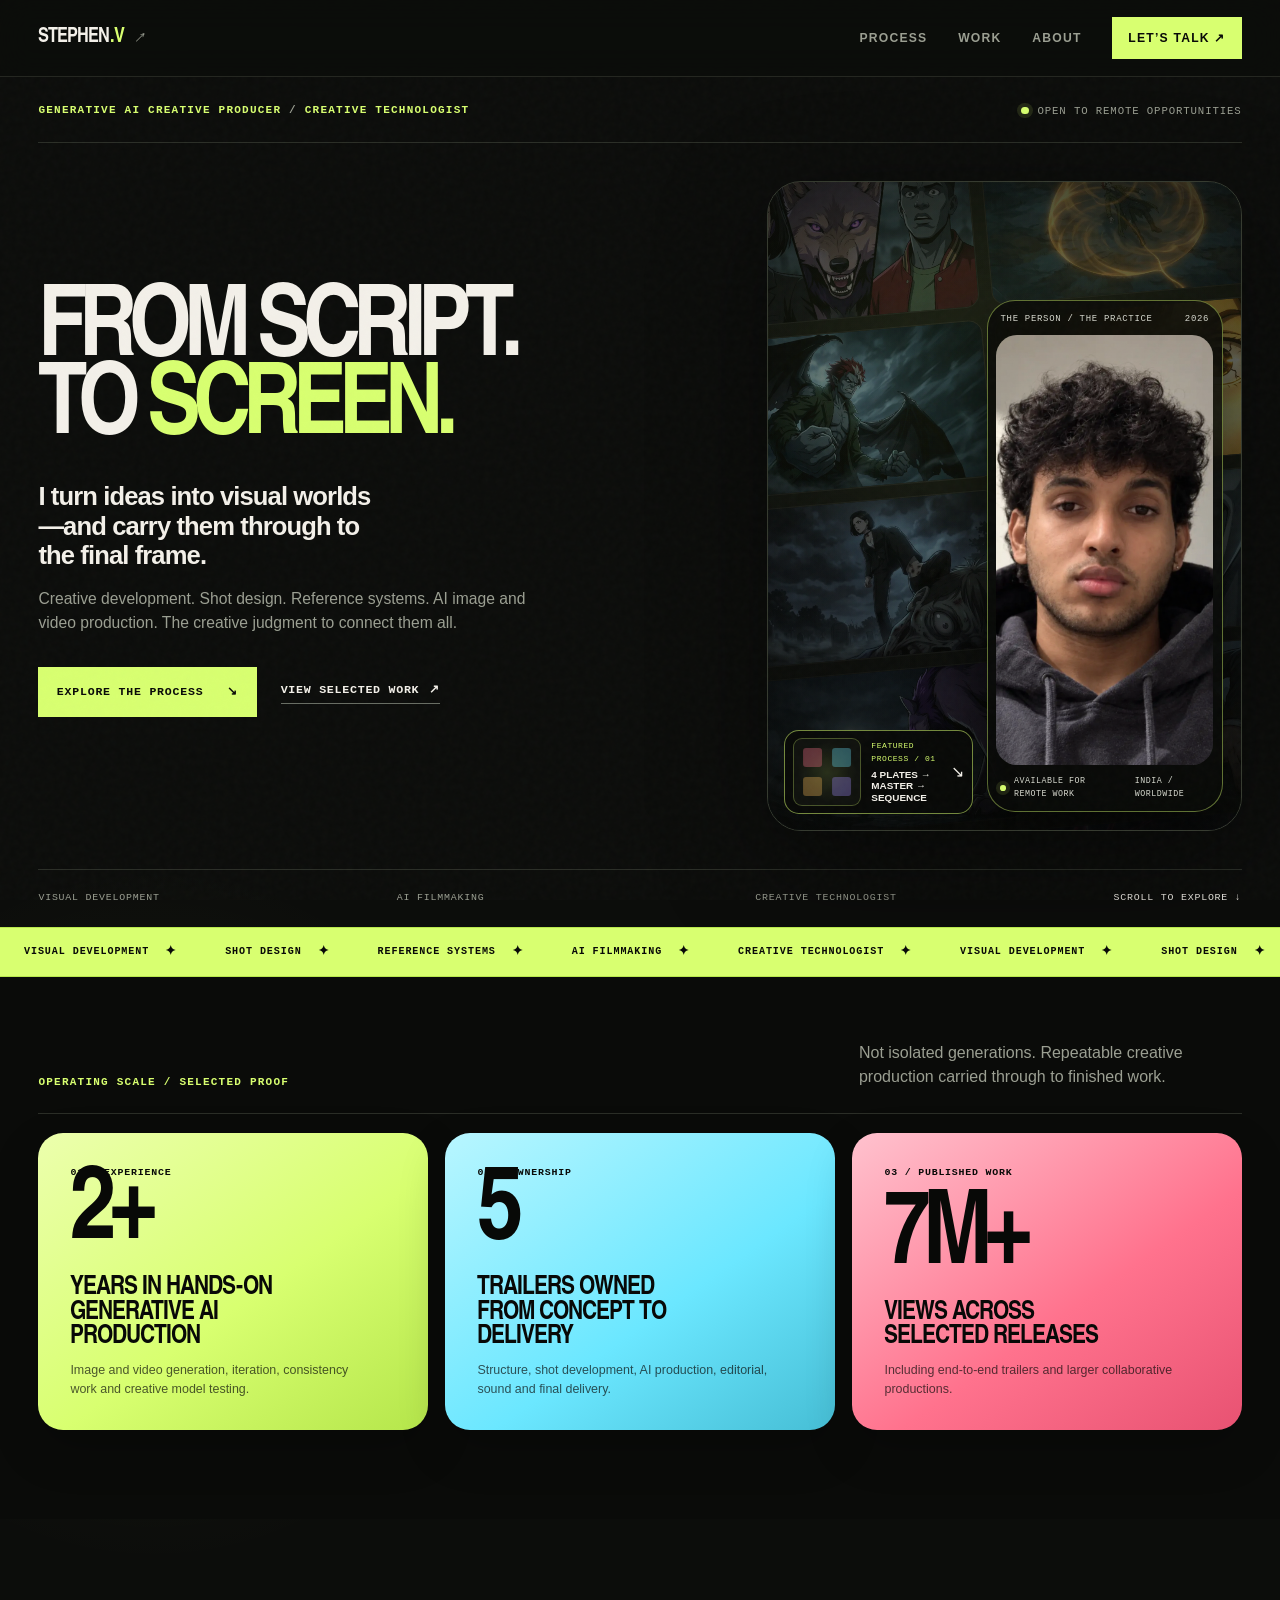
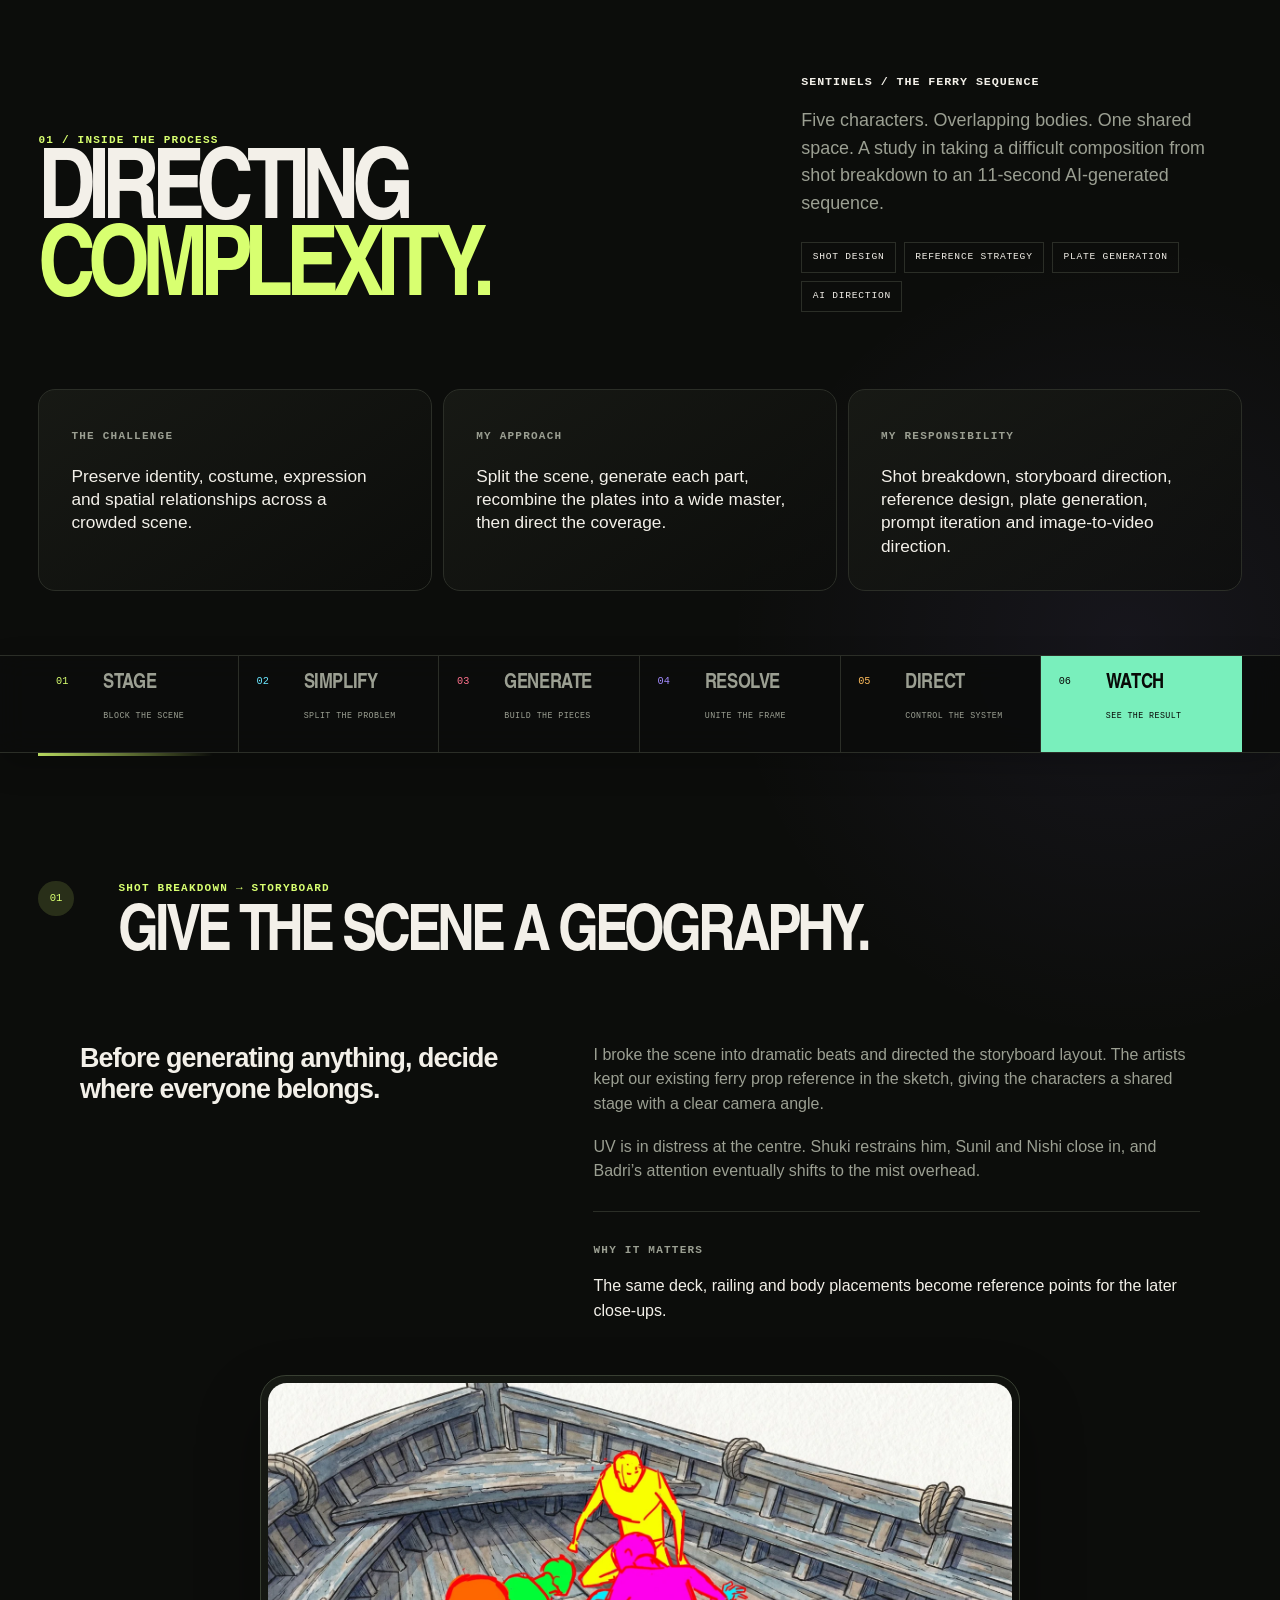
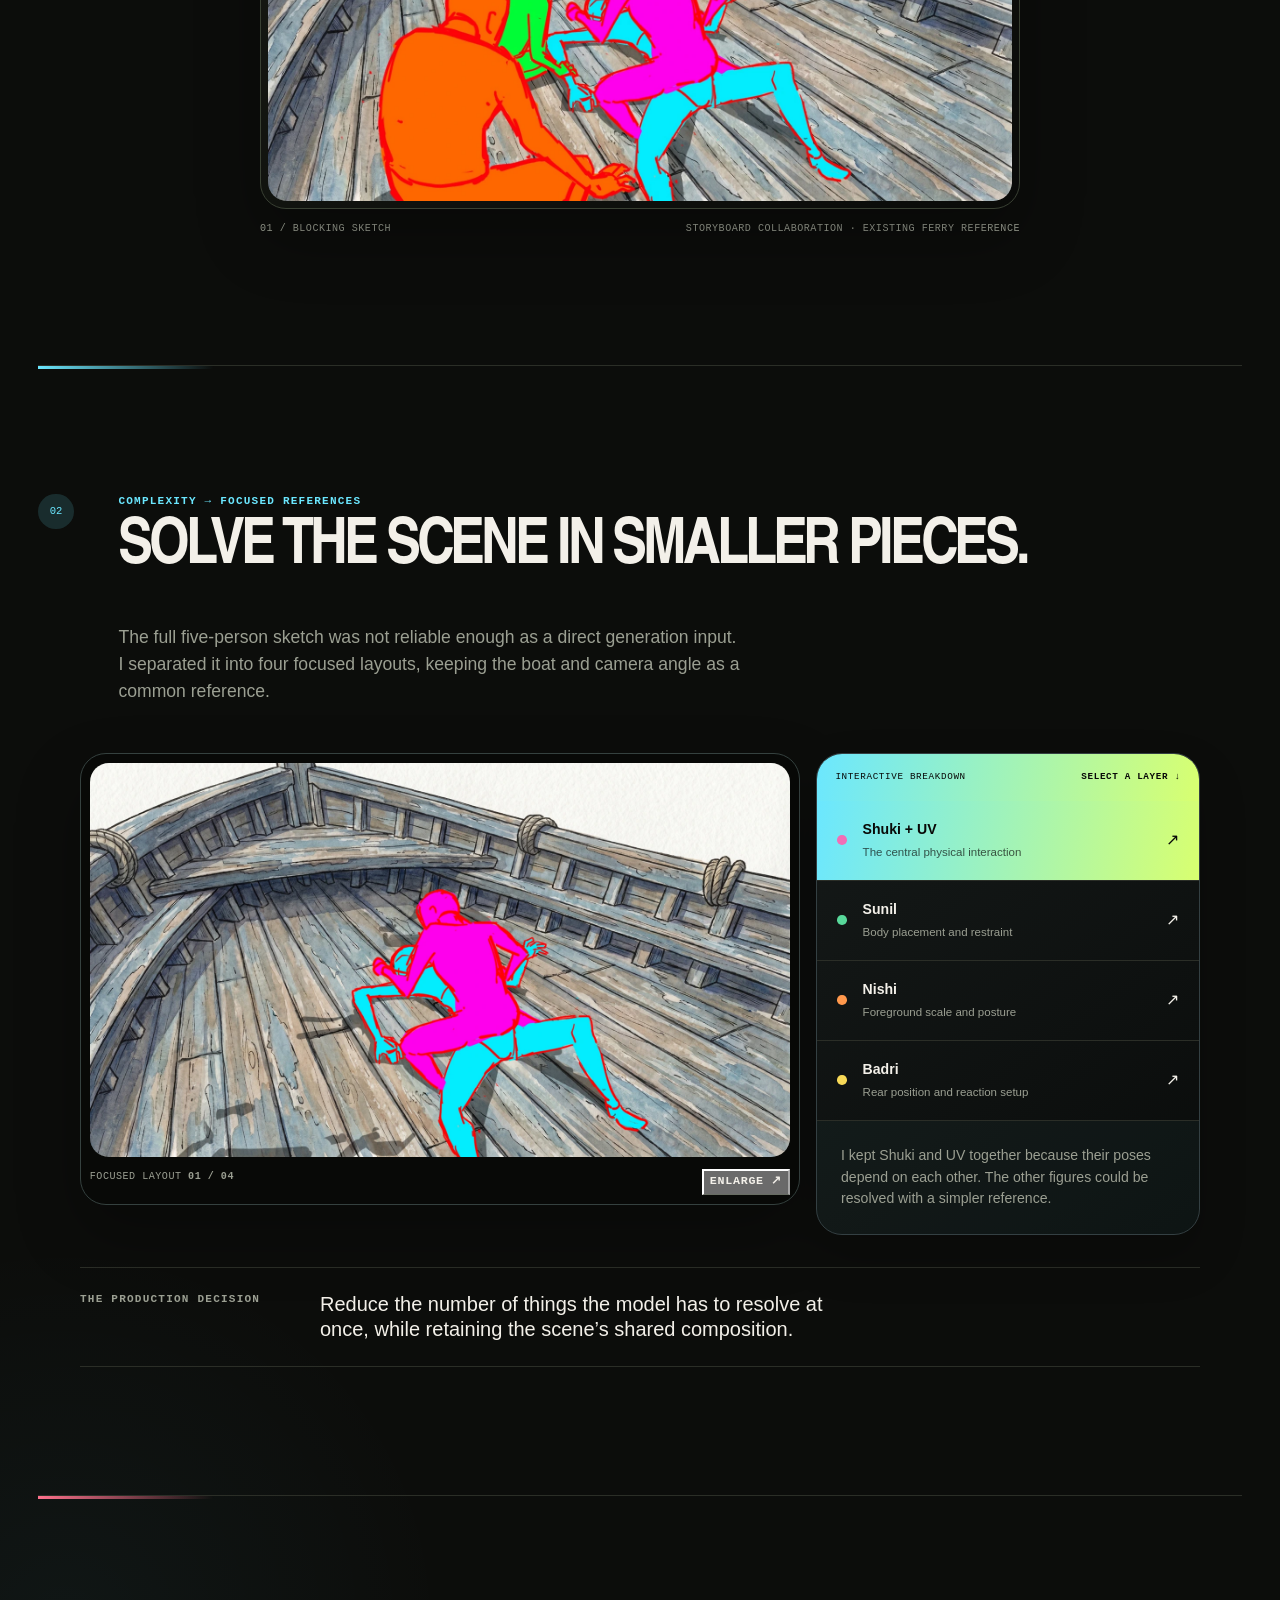
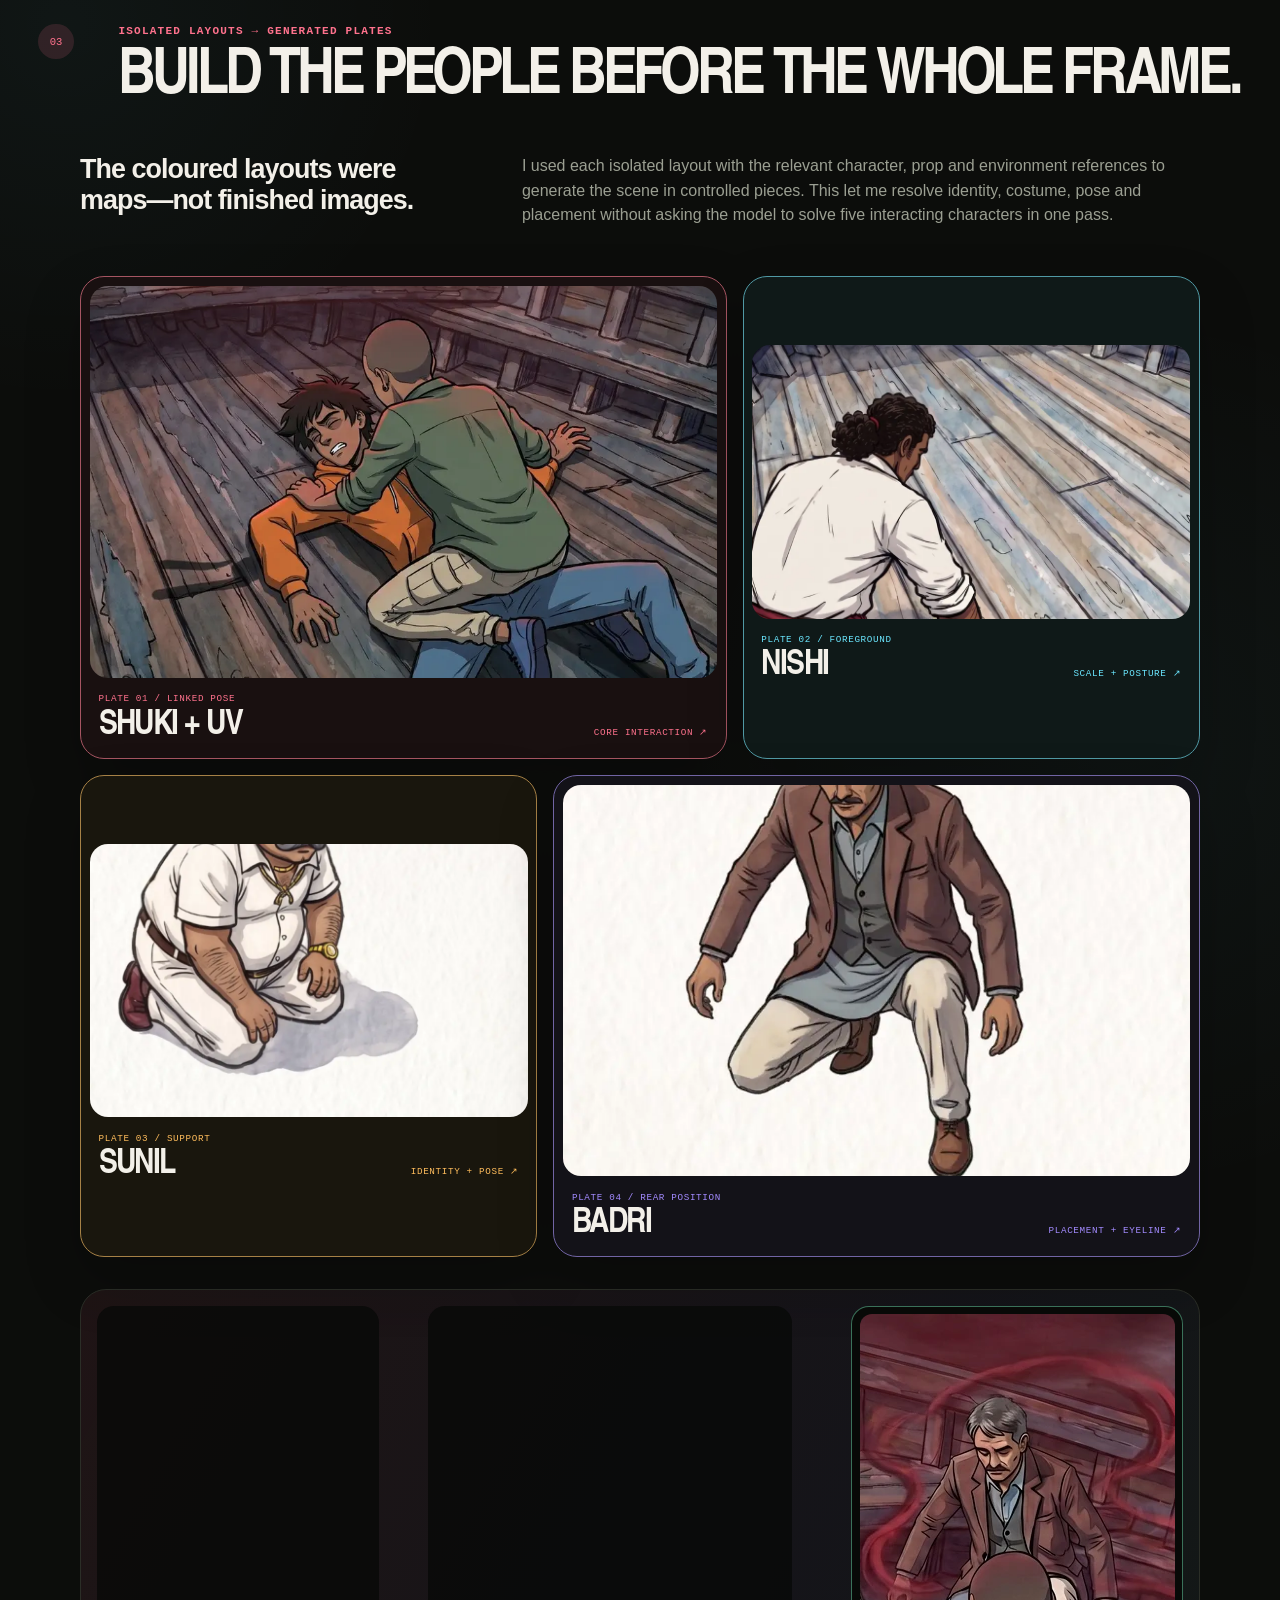
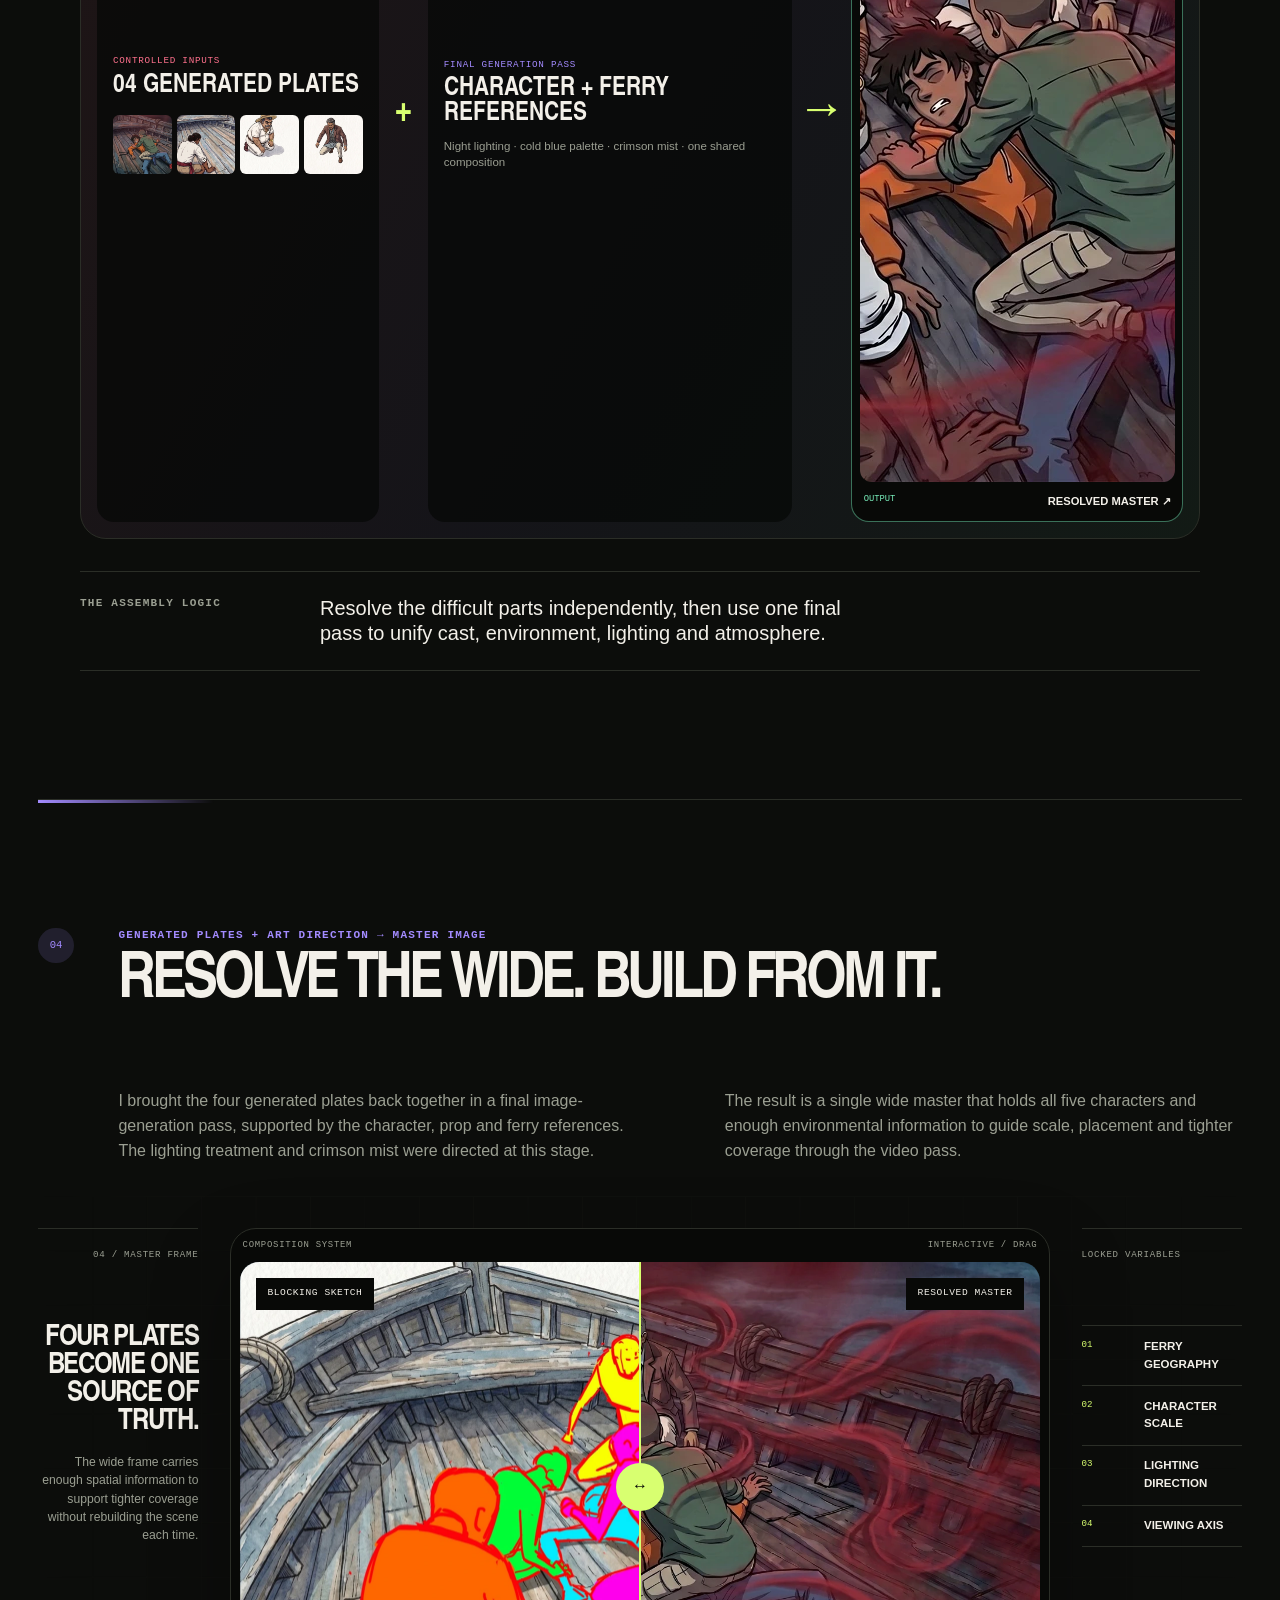
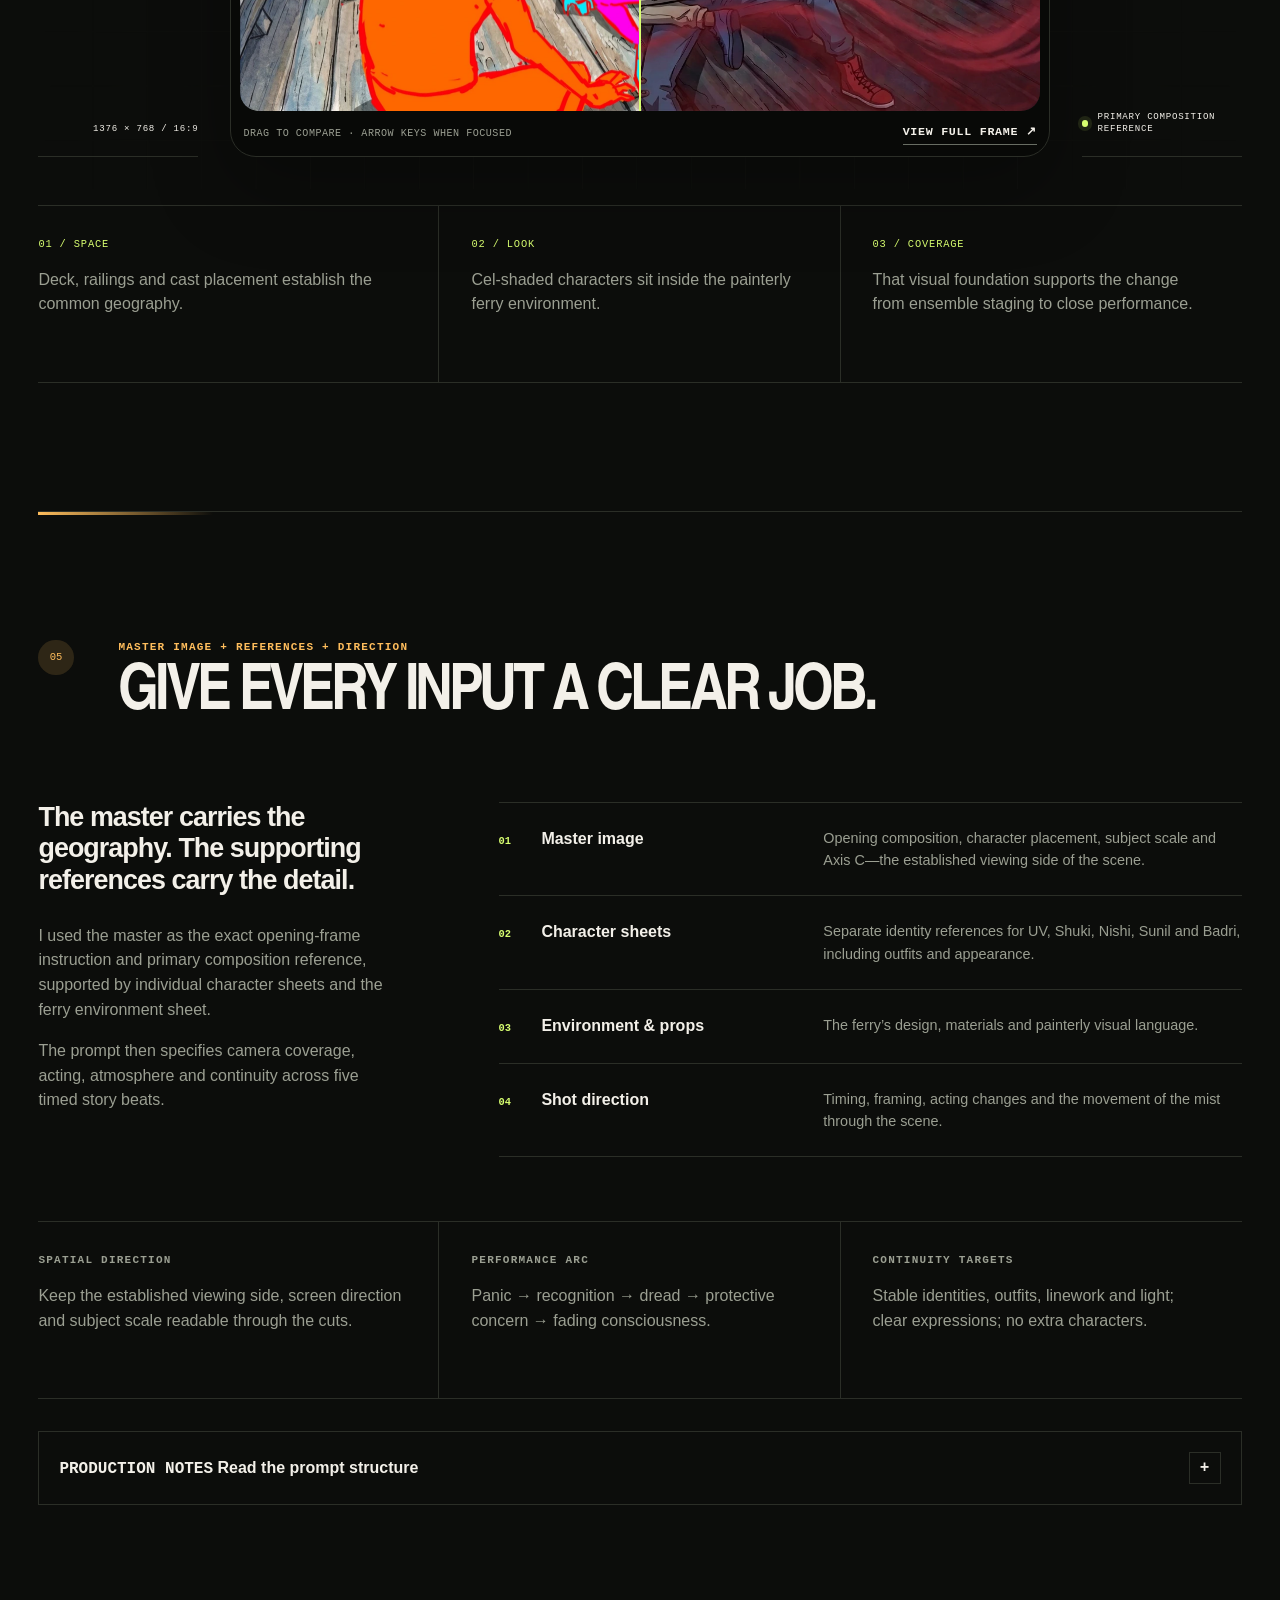
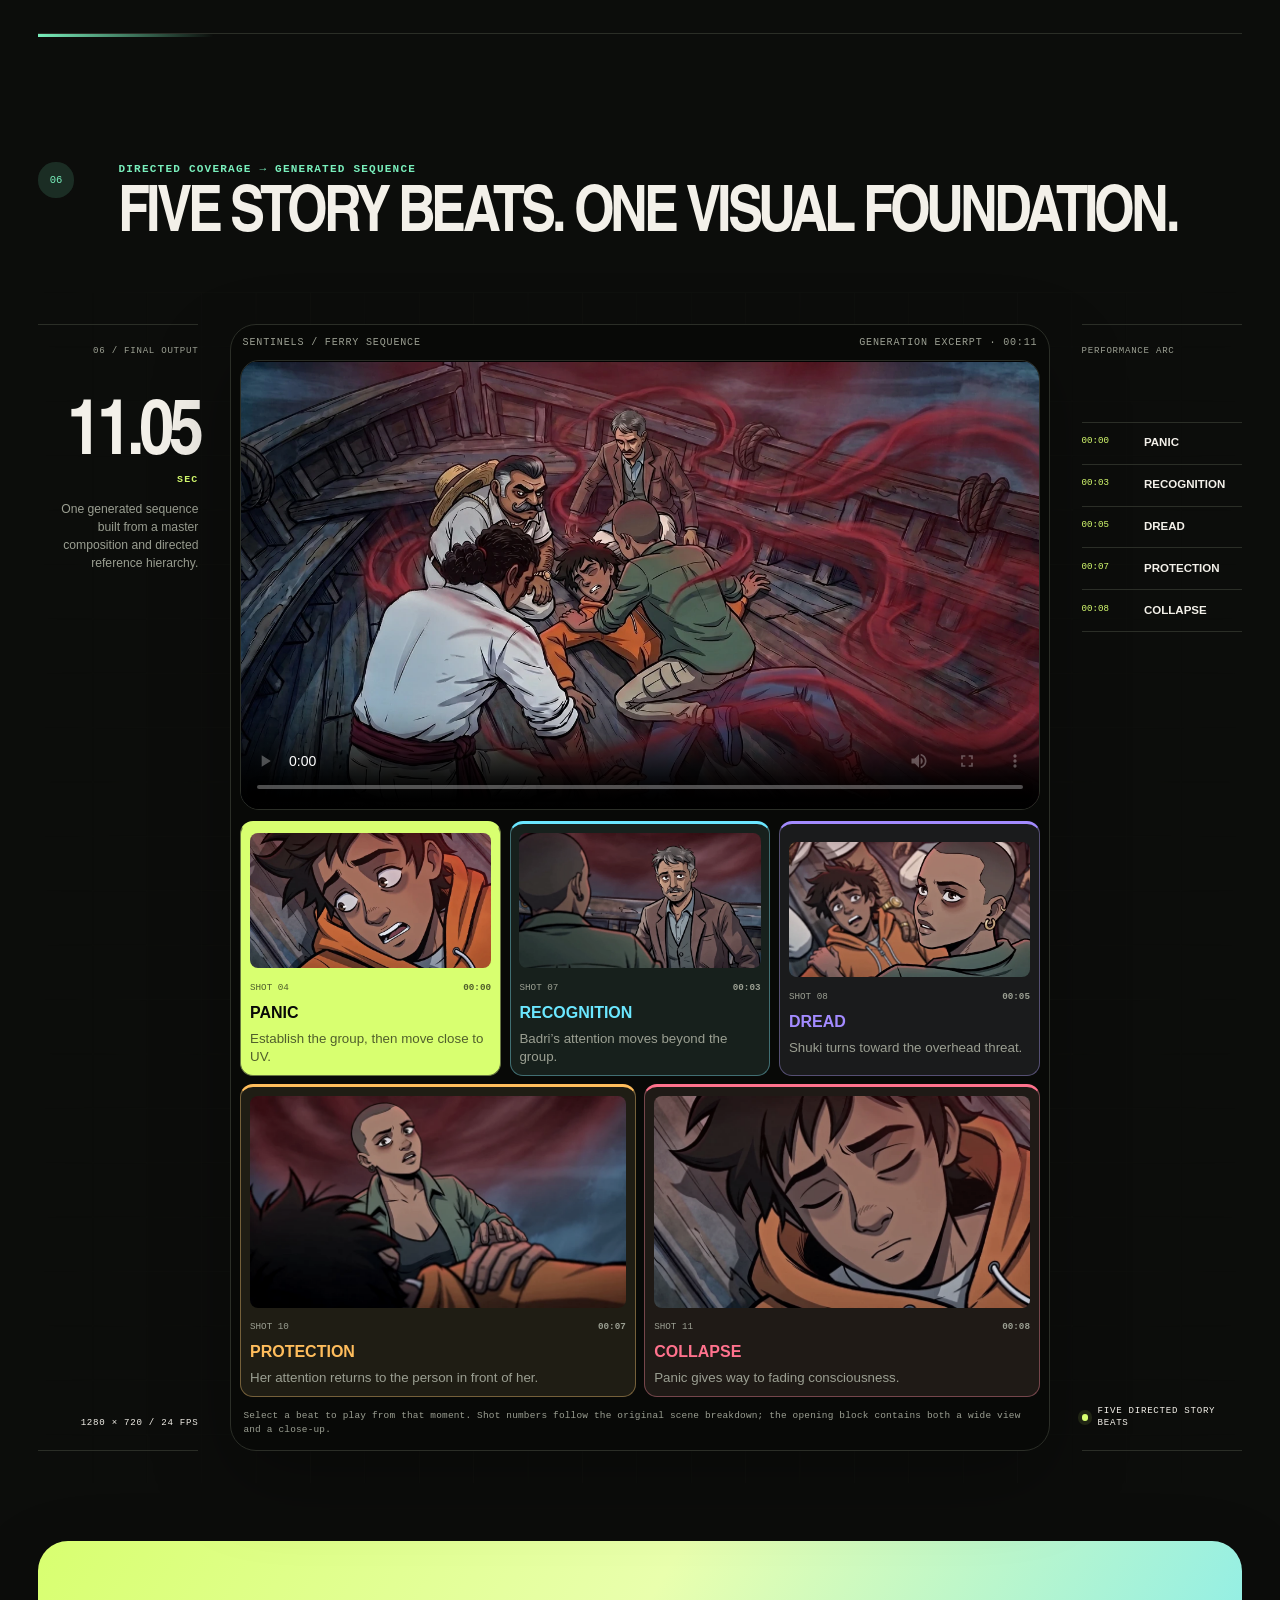
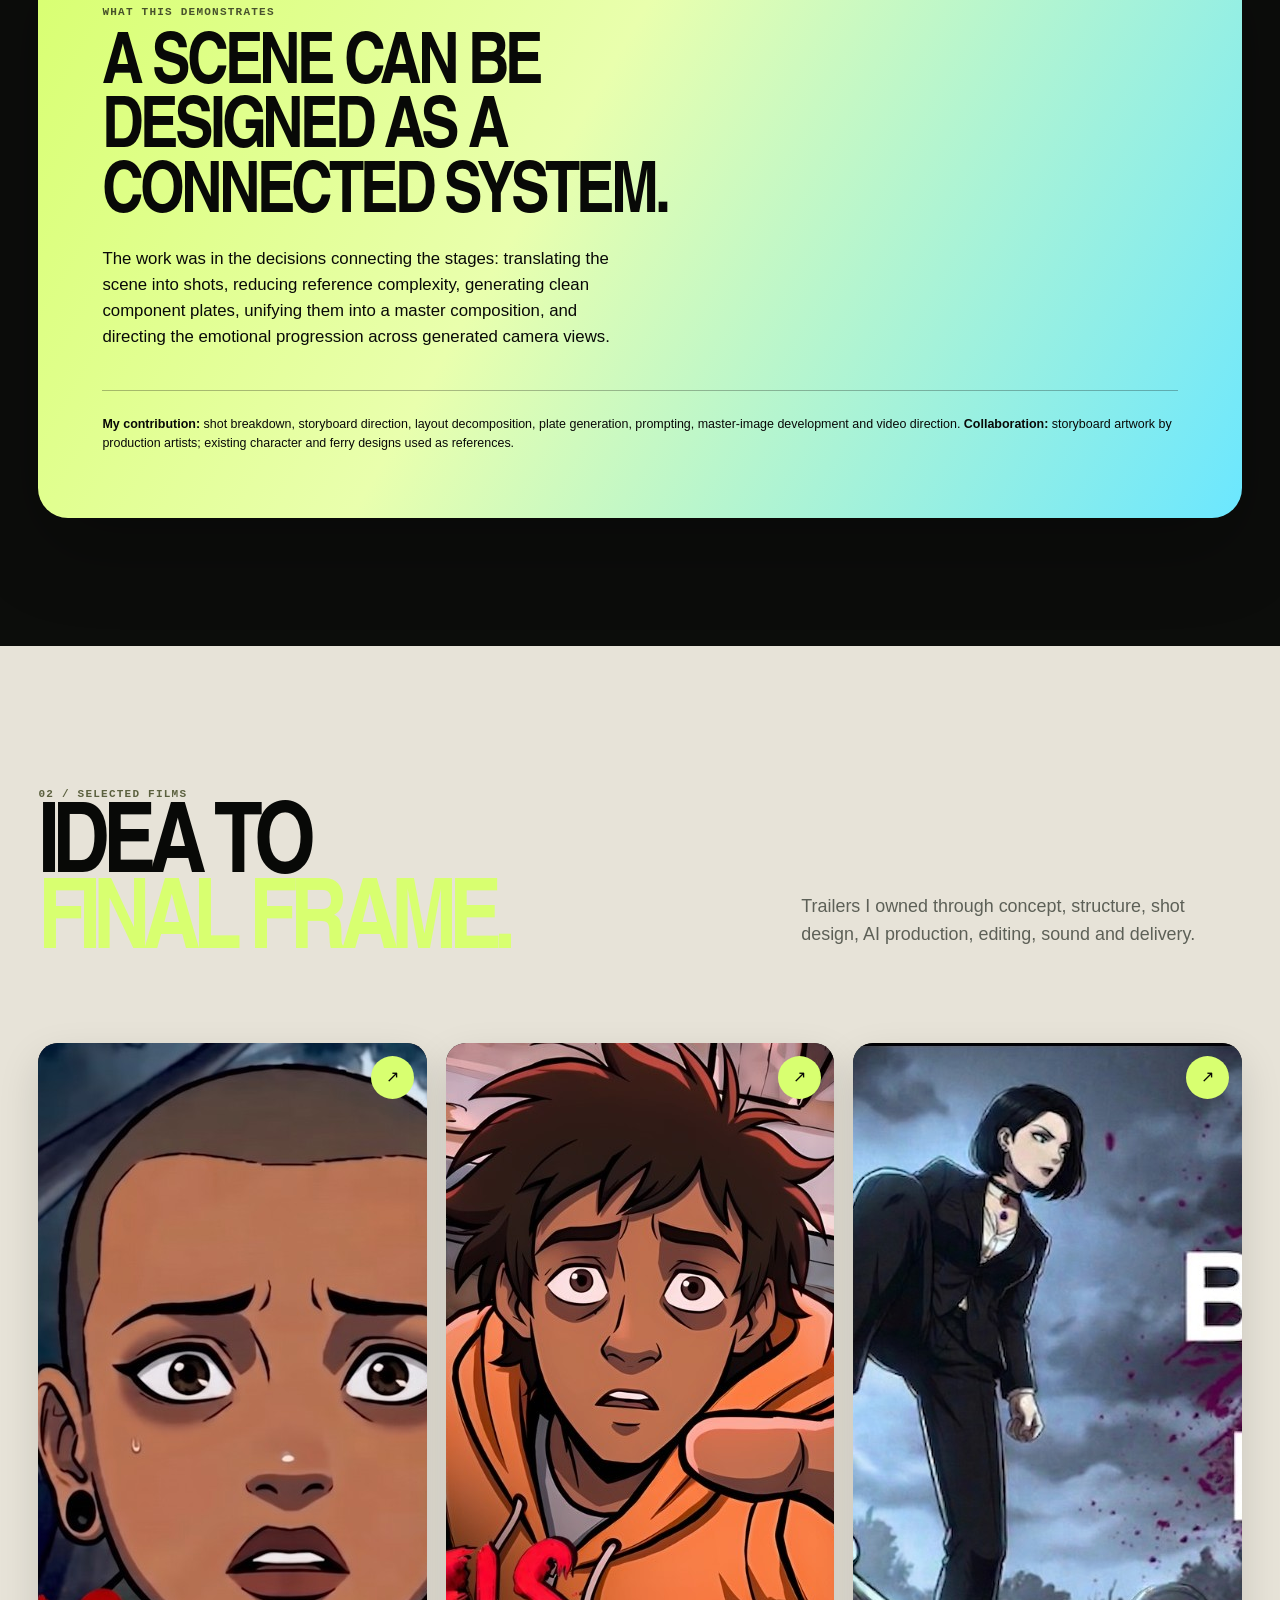
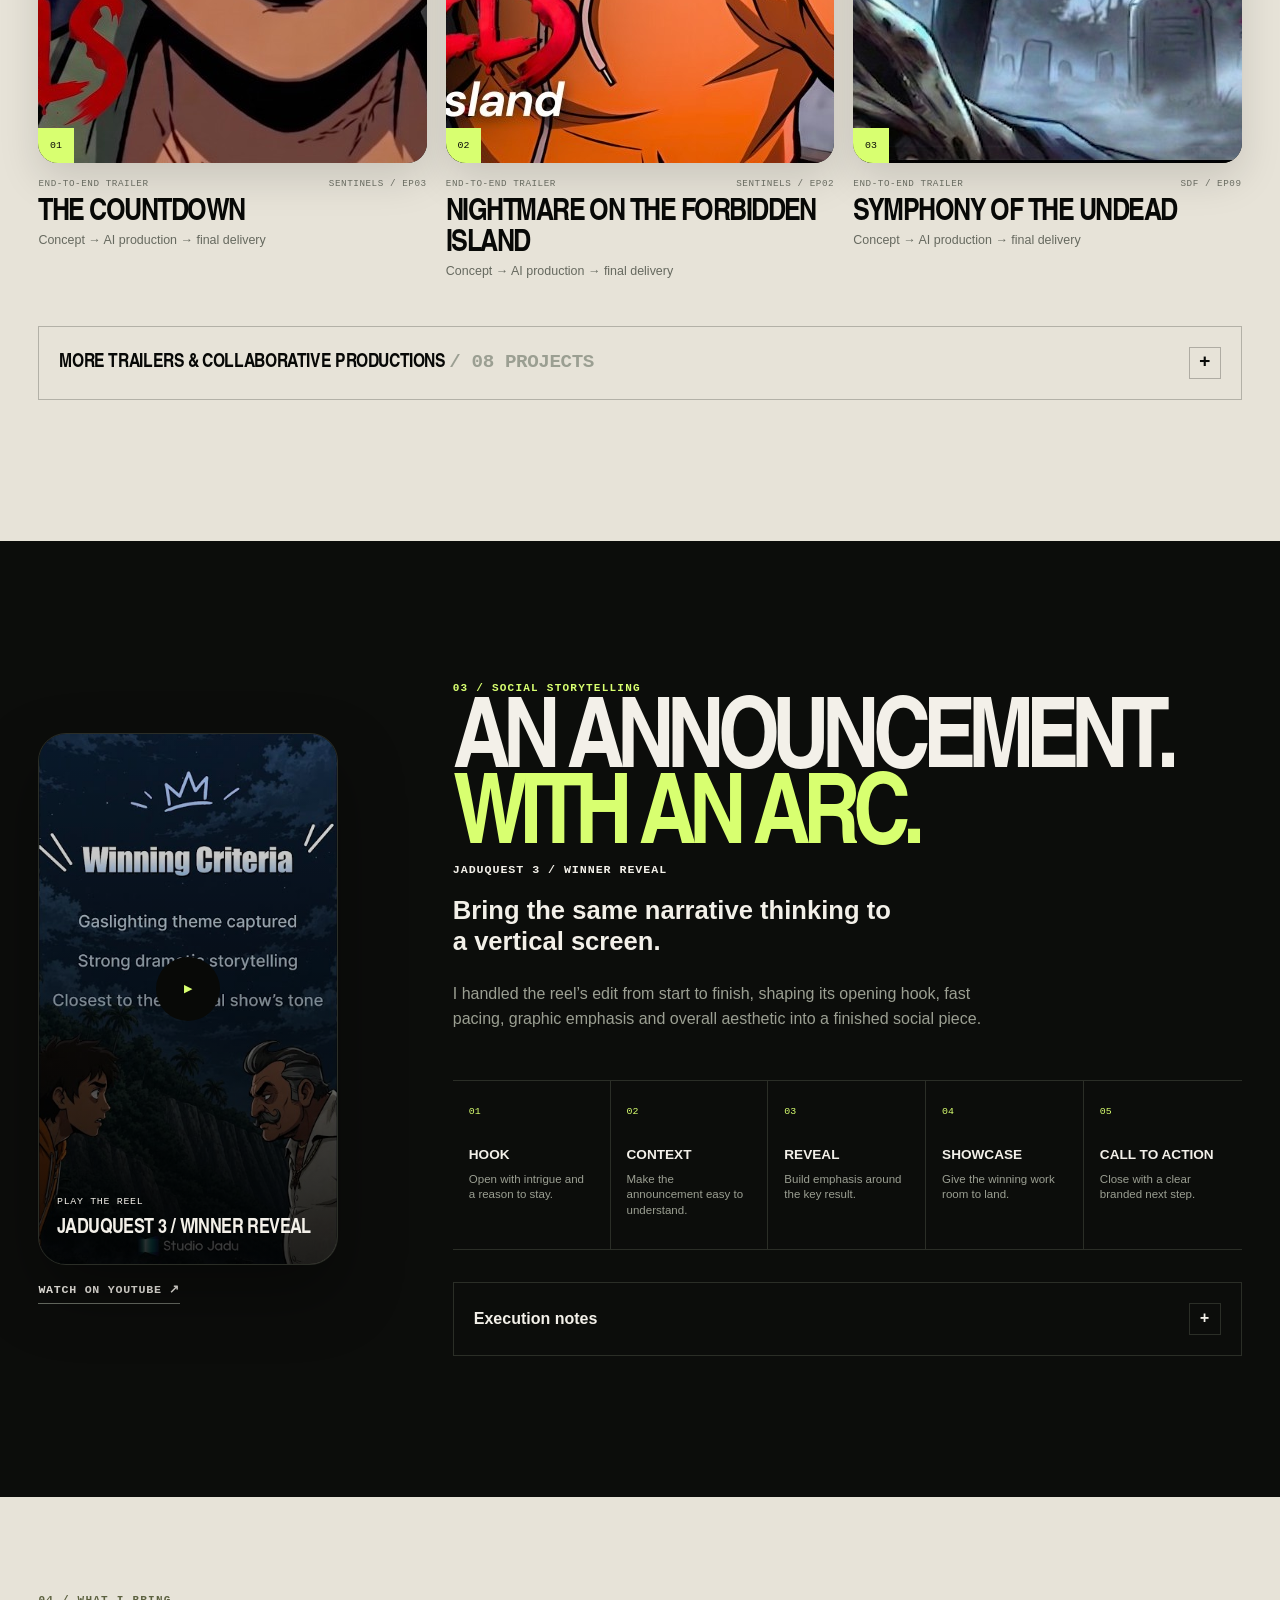
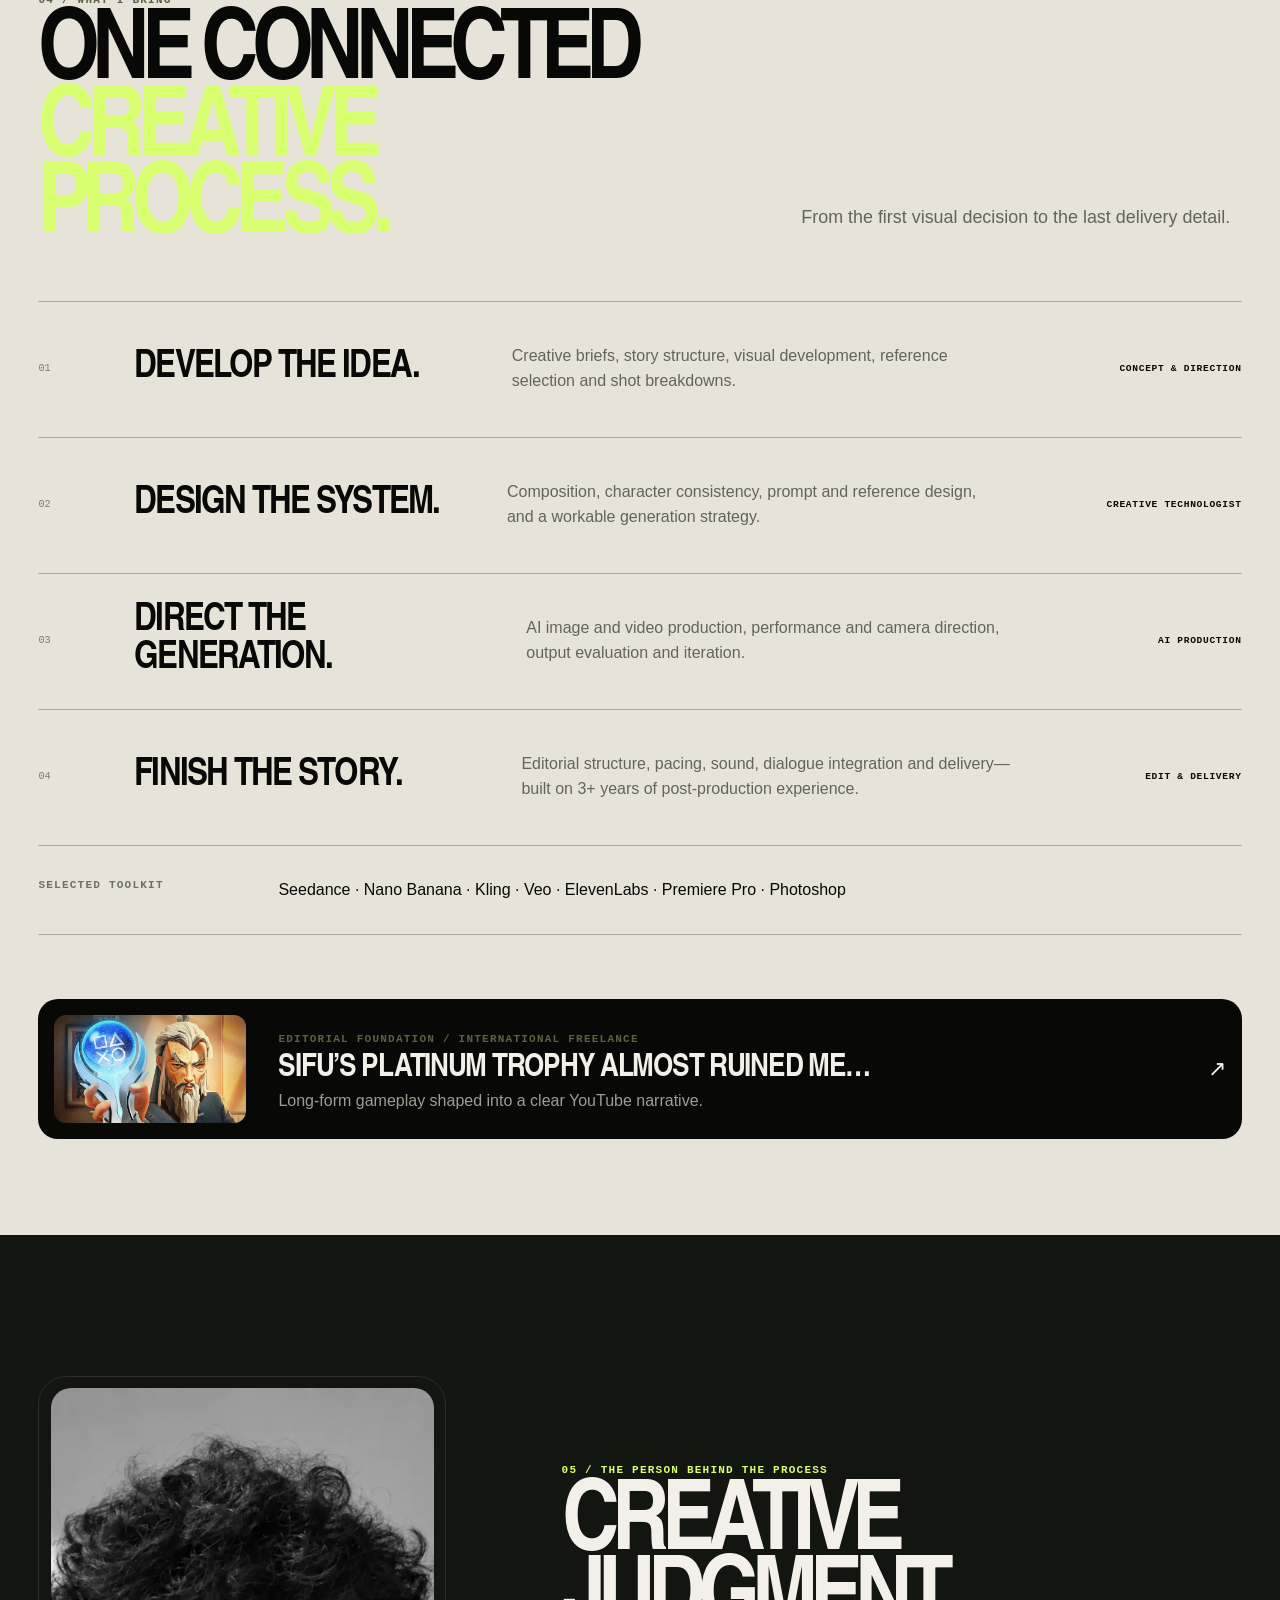
<file: index.html>
<!doctype html>
<html lang="en">
<head>
  <meta charset="utf-8">
  <meta name="viewport" content="width=device-width,initial-scale=1">
  <meta name="description" content="Stephen Varghese — Generative AI Creative Producer & Creative Technologist. From shot breakdown and visual development to directed AI sequences and final delivery.">
  <meta name="theme-color" content="#10110e">
  <meta property="og:title" content="Stephen Varghese — From script to screen">
  <meta property="og:description" content="AI filmmaking and visual development through a creative technologist’s end-to-end process. Explore the decisions behind the finished work.">
  <meta property="og:type" content="website">
  <meta property="og:url" content="https://stephenjacobvarghese.github.io/stephen-varghese-portfolio/">
  <meta property="og:image" content="https://stephenjacobvarghese.github.io/stephen-varghese-portfolio/assets/social-preview.jpg">
  <meta name="twitter:card" content="summary_large_image">
  <link rel="canonical" href="https://stephenjacobvarghese.github.io/stephen-varghese-portfolio/">
  <link rel="icon" href="assets/favicon.svg" type="image/svg+xml">
  <link rel="stylesheet" href="style.css?v=5">
  <title>Stephen Varghese — Generative AI Creative Producer & Creative Technologist</title>
</head>
<body>
<a class="skip-link" href="#main">Skip to content</a>
<div class="reading-progress" aria-hidden="true"></div>
<header class="site-header">
  <div class="shell header-inner">
    <a class="brand" href="#top" aria-label="Stephen Varghese, home">STEPHEN<span>.V</span><span class="brand-mark" aria-hidden="true">↗</span></a>
    <nav aria-label="Main navigation"><a href="#case-study">Process</a><a href="#selected-work">Work</a><a href="#about">About</a><a class="nav-contact" href="#contact">Let’s talk <span aria-hidden="true">↗</span></a></nav>
  </div>
</header>
<main id="main">
  <section class="hero shell" id="top" aria-labelledby="hero-title">
    <div class="hero-topline"><span class="eyebrow">GENERATIVE AI CREATIVE PRODUCER <span class="muted">/</span> CREATIVE TECHNOLOGIST</span><span class="availability"><i></i> Open to remote opportunities</span></div>
    <div class="hero-grid">
      <div class="hero-copy">
        <h1 id="hero-title">FROM SCRIPT.<br>TO <em>SCREEN.</em></h1>
        <p class="lead">I turn ideas into visual worlds—and carry them through to the final frame.</p>
        <p class="hero-detail">Creative development. Shot design. Reference systems. AI image and video production. The creative judgment to connect them all.</p>
        <div class="actions"><a class="button primary" href="#case-study">Explore the process <span aria-hidden="true">↘</span></a><a class="text-link" href="#selected-work">View selected work <span aria-hidden="true">↗</span></a></div>
      </div>
      <div class="hero-showcase">
        <div class="hero-gallery" aria-hidden="true">
          <div class="hero-strip">
            <img src="assets/gallery-eyes.webp" alt=""><img src="assets/gallery-trio.webp" alt=""><img src="assets/gallery-demon-flight.webp" alt=""><img src="assets/gallery-grave.webp" alt=""><img src="assets/gallery-wolf.webp" alt=""><img src="assets/gallery-eyes.webp" alt=""><img src="assets/gallery-trio.webp" alt=""><img src="assets/gallery-demon-flight.webp" alt=""><img src="assets/gallery-grave.webp" alt=""><img src="assets/gallery-wolf.webp" alt="">
          </div>
          <div class="hero-strip hero-strip--reverse">
            <img src="assets/gallery-veins.webp" alt=""><img src="assets/gallery-orb.webp" alt=""><img src="assets/gallery-golden-eyes.webp" alt=""><img src="assets/gallery-grin.webp" alt=""><img src="assets/gallery-crawl.webp" alt=""><img src="assets/gallery-veins.webp" alt=""><img src="assets/gallery-orb.webp" alt=""><img src="assets/gallery-golden-eyes.webp" alt=""><img src="assets/gallery-grin.webp" alt=""><img src="assets/gallery-crawl.webp" alt="">
          </div>
        </div>
        <figure class="hero-person">
          <div class="visual-top"><span>THE PERSON / THE PRACTICE</span><span>2026</span></div>
          <div class="portrait-crop"><img src="assets/stephen-portrait.webp" alt="Stephen Varghese" width="900" height="1192" fetchpriority="high"></div>
          <figcaption><span><i></i> AVAILABLE FOR REMOTE WORK</span><span>INDIA / WORLDWIDE</span></figcaption>
        </figure>
        <a class="case-peek" href="#plates"><span class="case-peek-visual" aria-hidden="true"><i></i><i></i><i></i><i></i></span><span><small>FEATURED PROCESS / 01</small><b>4 plates → master → sequence</b></span><span aria-hidden="true">↘</span></a>
      </div>
    </div>
    <div class="hero-bottom"><span>VISUAL DEVELOPMENT</span><span>AI FILMMAKING</span><span>CREATIVE TECHNOLOGIST</span><a href="#case-study" aria-label="Scroll to the production case study">SCROLL TO EXPLORE ↓</a></div>
  </section>

  <section class="proof-band" aria-label="Selected career highlights">
    <div class="proof-ticker" aria-hidden="true"><div><span>VISUAL DEVELOPMENT</span><span>SHOT DESIGN</span><span>REFERENCE SYSTEMS</span><span>AI FILMMAKING</span><span>CREATIVE TECHNOLOGIST</span><span>VISUAL DEVELOPMENT</span><span>SHOT DESIGN</span><span>REFERENCE SYSTEMS</span><span>AI FILMMAKING</span><span>CREATIVE TECHNOLOGIST</span></div></div>
    <div class="shell proof-heading"><span class="eyebrow">OPERATING SCALE / SELECTED PROOF</span><p>Not isolated generations. Repeatable creative production carried through to finished work.</p></div>
    <div class="shell proof-grid">
      <article><span class="proof-code">01 / EXPERIENCE</span><strong>2+</strong><h3>Years in hands-on Generative AI production</h3><p>Image and video generation, iteration, consistency work and creative model testing.</p></article>
      <article><span class="proof-code">02 / OWNERSHIP</span><strong>5</strong><h3>Trailers owned from concept to delivery</h3><p>Structure, shot development, AI production, editorial, sound and final delivery.</p></article>
      <article><span class="proof-code">03 / PUBLISHED WORK</span><strong>7M+</strong><h3>Views across selected releases</h3><p>Including end-to-end trailers and larger collaborative productions.</p></article>
    </div>
  </section>

  <section class="case-study" id="case-study" aria-labelledby="case-title">
    <div class="shell">
      <div class="section-heading case-heading"><div><p class="eyebrow">01 / INSIDE THE PROCESS</p><h2 id="case-title">DIRECTING<br><em>COMPLEXITY.</em></h2></div><div class="section-intro"><span class="project-title">SENTINELS / THE FERRY SEQUENCE</span><p>Five characters. Overlapping bodies. One shared space. A study in taking a difficult composition from shot breakdown to an 11-second AI-generated sequence.</p><div class="tags"><span>Shot design</span><span>Reference strategy</span><span>Plate generation</span><span>AI direction</span></div></div></div>
      <div class="case-summary">
        <div><span class="label">THE CHALLENGE</span><p>Preserve identity, costume, expression and spatial relationships across a crowded scene.</p></div>
        <div><span class="label">MY APPROACH</span><p>Split the scene, generate each part, recombine the plates into a wide master, then direct the coverage.</p></div>
        <div><span class="label">MY RESPONSIBILITY</span><p>Shot breakdown, storyboard direction, reference design, plate generation, prompt iteration and image-to-video direction.</p></div>
      </div>
    </div>
    <nav class="chapter-nav" aria-label="Production case study chapters"><div class="shell"><a class="is-active" href="#staging"><span>01</span><strong>Stage</strong><small>Block the scene</small></a><a href="#decompose"><span>02</span><strong>Simplify</strong><small>Split the problem</small></a><a href="#plates"><span>03</span><strong>Generate</strong><small>Build the pieces</small></a><a href="#master"><span>04</span><strong>Resolve</strong><small>Unite the frame</small></a><a href="#direct"><span>05</span><strong>Direct</strong><small>Control the system</small></a><a href="#sequence"><span>06</span><strong>Watch</strong><small>See the result</small></a></div></nav>

    <div class="shell">
      <article class="case-chapter" id="staging">
        <div class="chapter-heading"><span class="chapter-number">01</span><div><p class="eyebrow">SHOT BREAKDOWN → STORYBOARD</p><h3>Give the scene a geography.</h3></div></div>
        <div class="split-layout">
          <figure class="media-figure"><button class="image-open" type="button" data-image="assets/ferry-storyboard.webp" data-caption="Full blocking sketch — storyboard artwork created by collaborating artists from my shot breakdown, using the existing ferry reference." aria-label="Enlarge the full blocking sketch"><img src="assets/ferry-storyboard.webp" alt="Storyboard with five colour-coded figures positioned inside the established ferry design" width="1600" height="900" loading="lazy"><span class="expand-label">VIEW FULL FRAME ↗</span></button><figcaption><span>01 / BLOCKING SKETCH</span><span>Storyboard collaboration · Existing ferry reference</span></figcaption></figure>
          <div class="chapter-copy"><p class="large-copy">Before generating anything, decide where everyone belongs.</p><p>I broke the scene into dramatic beats and directed the storyboard layout. The artists kept our existing ferry prop reference in the sketch, giving the characters a shared stage with a clear camera angle.</p><p>UV is in distress at the centre. Shuki restrains him, Sunil and Nishi close in, and Badri’s attention eventually shifts to the mist overhead.</p><div class="detail-note"><span class="label">WHY IT MATTERS</span><p>The same deck, railing and body placements become reference points for the later close-ups.</p></div></div>
        </div>
      </article>

      <article class="case-chapter" id="decompose">
        <div class="chapter-heading"><span class="chapter-number">02</span><div><p class="eyebrow">COMPLEXITY → FOCUSED REFERENCES</p><h3>Solve the scene in smaller pieces.</h3></div></div>
        <p class="chapter-intro">The full five-person sketch was not reliable enough as a direct generation input. I separated it into four focused layouts, keeping the boat and camera angle as a common reference.</p>
        <div class="decomposition">
          <figure class="layout-stage"><img id="layout-image" src="assets/layout-shuki-uv.webp" alt="Isolated storyboard layout of Shuki restraining UV on the ferry" width="1600" height="900" loading="lazy"><figcaption><span class="stage-label">FOCUSED LAYOUT <b id="layout-count">01 / 04</b></span><button class="small-link" id="enlarge-layout" type="button" data-image="assets/layout-shuki-uv.webp" data-caption="Shuki + UV — keep the physical interaction together.">Enlarge ↗</button></figcaption></figure>
          <div class="layout-options" role="group" aria-label="Choose an isolated character layout">
            <div class="layout-options-head"><span>INTERACTIVE BREAKDOWN</span><b>SELECT A LAYER ↓</b></div>
            <button class="layout-option is-active" type="button" data-layout="0" aria-pressed="true"><span class="colour-dot pink"></span><span><b>Shuki + UV</b><small>The central physical interaction</small></span><span aria-hidden="true">↗</span></button>
            <button class="layout-option" type="button" data-layout="1" aria-pressed="false"><span class="colour-dot green"></span><span><b>Sunil</b><small>Body placement and restraint</small></span><span aria-hidden="true">↗</span></button>
            <button class="layout-option" type="button" data-layout="2" aria-pressed="false"><span class="colour-dot orange"></span><span><b>Nishi</b><small>Foreground scale and posture</small></span><span aria-hidden="true">↗</span></button>
            <button class="layout-option" type="button" data-layout="3" aria-pressed="false"><span class="colour-dot yellow"></span><span><b>Badri</b><small>Rear position and reaction setup</small></span><span aria-hidden="true">↗</span></button>
            <p class="layout-insight" id="layout-insight" aria-live="polite">I kept Shuki and UV together because their poses depend on each other. The other figures could be resolved with a simpler reference.</p>
          </div>
        </div>
        <div class="principle"><span class="label">THE PRODUCTION DECISION</span><p>Reduce the number of things the model has to resolve at once, while retaining the scene’s shared composition.</p></div>
      </article>

      <article class="case-chapter plates-chapter" id="plates">
        <div class="chapter-heading"><span class="chapter-number">03</span><div><p class="eyebrow">ISOLATED LAYOUTS → GENERATED PLATES</p><h3>Build the people before the whole frame.</h3></div></div>
        <div class="plates-intro"><p class="large-copy">The coloured layouts were maps—not finished images.</p><p>I used each isolated layout with the relevant character, prop and environment references to generate the scene in controlled pieces. This let me resolve identity, costume, pose and placement without asking the model to solve five interacting characters in one pass.</p></div>
        <div class="plate-grid" role="group" aria-label="Four separately generated scene plates">
          <button class="plate-card" type="button" data-image="assets/plate-shuki-uv.webp" data-caption="Generated plate 01 — Shuki and UV resolved together because their physical interaction depends on one shared pose."><span class="plate-visual"><img src="assets/plate-shuki-uv-focus.webp" alt="Generated plate of Shuki restraining UV on the ferry" width="900" height="900" loading="lazy"></span><span class="plate-meta"><span><small>PLATE 01 / LINKED POSE</small><b>Shuki + UV</b></span><span>CORE INTERACTION ↗</span></span></button>
          <button class="plate-card" type="button" data-image="assets/plate-nishi.webp" data-caption="Generated plate 02 — Nishi resolved at foreground scale while retaining the ferry angle."><span class="plate-visual"><img src="assets/plate-nishi-focus.webp" alt="Generated plate of Nishi in the ferry foreground" width="900" height="900" loading="lazy"></span><span class="plate-meta"><span><small>PLATE 02 / FOREGROUND</small><b>Nishi</b></span><span>SCALE + POSTURE ↗</span></span></button>
          <button class="plate-card" type="button" data-image="assets/plate-sunil.webp" data-caption="Generated plate 03 — Sunil resolved independently for a clean identity and readable kneeling pose."><span class="plate-visual"><img src="assets/plate-sunil-focus.webp" alt="Generated plate of Sunil in a kneeling restraint pose" width="900" height="900" loading="lazy"></span><span class="plate-meta"><span><small>PLATE 03 / SUPPORT</small><b>Sunil</b></span><span>IDENTITY + POSE ↗</span></span></button>
          <button class="plate-card" type="button" data-image="assets/plate-badri.webp" data-caption="Generated plate 04 — Badri resolved separately at the rear of the group to preserve his reaction position."><span class="plate-visual"><img src="assets/plate-badri-focus.webp" alt="Generated plate of Badri kneeling at the rear of the group" width="900" height="900" loading="lazy"></span><span class="plate-meta"><span><small>PLATE 04 / REAR POSITION</small><b>Badri</b></span><span>PLACEMENT + EYELINE ↗</span></span></button>
        </div>
        <div class="assembly-flow" role="group" aria-label="How the generated plates became the resolved master frame">
          <div class="assembly-source"><span class="assembly-kicker">CONTROLLED INPUTS</span><strong>04 generated plates</strong><div class="assembly-thumbs" aria-hidden="true"><img src="assets/plate-shuki-uv-focus.webp" alt=""><img src="assets/plate-nishi-focus.webp" alt=""><img src="assets/plate-sunil-focus.webp" alt=""><img src="assets/plate-badri-focus.webp" alt=""></div></div>
          <span class="flow-symbol" aria-hidden="true">+</span>
          <div class="assembly-direction"><span class="assembly-kicker">FINAL GENERATION PASS</span><strong>Character + ferry references</strong><p>Night lighting · cold blue palette · crimson mist · one shared composition</p></div>
          <span class="flow-symbol" aria-hidden="true">→</span>
          <button class="assembly-result" type="button" data-image="assets/ferry-master.webp" data-caption="Resolved master frame — the four generated plates were recombined with the reference system, lighting direction and crimson mist."><img src="assets/ferry-master.webp" alt="Final resolved master frame with all five characters, night lighting and crimson mist" width="1376" height="768" loading="lazy"><span><small>OUTPUT</small><b>Resolved master ↗</b></span></button>
        </div>
        <div class="principle"><span class="label">THE ASSEMBLY LOGIC</span><p>Resolve the difficult parts independently, then use one final pass to unify cast, environment, lighting and atmosphere.</p></div>
      </article>

      <article class="case-chapter" id="master">
        <div class="chapter-heading"><span class="chapter-number">04</span><div><p class="eyebrow">GENERATED PLATES + ART DIRECTION → MASTER IMAGE</p><h3>Resolve the wide. Build from it.</h3></div></div>
        <div class="master-intro"><p>I brought the four generated plates back together in a final image-generation pass, supported by the character, prop and ferry references. The lighting treatment and crimson mist were directed at this stage.</p><p>The result is a single wide master that holds all five characters and enough environmental information to guide scale, placement and tighter coverage through the video pass.</p></div>
        <div class="media-stage master-stage">
          <aside class="media-rail media-rail--left" aria-label="Master image context">
            <span class="media-code">04 / MASTER FRAME</span>
            <strong>Four plates become one source of truth.</strong>
            <p>The wide frame carries enough spatial information to support tighter coverage without rebuilding the scene each time.</p>
            <span class="media-spec">1376 × 768 / 16:9</span>
          </aside>
          <div class="media-window">
            <div class="media-window-top"><span>COMPOSITION SYSTEM</span><span>INTERACTIVE / DRAG</span></div>
            <div class="comparison" style="--split:50%">
              <img class="compare-base" src="assets/ferry-master.webp" alt="Resolved AI master image showing the full cast, lighting and ferry composition" width="1376" height="768" loading="lazy">
              <div class="compare-before"><img src="assets/ferry-storyboard.webp" alt="Original artist-created blocking sketch for comparison" width="1600" height="900" loading="lazy"></div>
              <span class="compare-label before">BLOCKING SKETCH</span><span class="compare-label after">RESOLVED MASTER</span><div class="compare-divider" aria-hidden="true"><span>↔</span></div>
              <input id="compare-slider" type="range" min="0" max="100" value="50" aria-label="Compare the blocking sketch and resolved master image" aria-valuetext="50 percent blocking sketch, 50 percent master image">
            </div>
            <div class="comparison-footer"><span>DRAG TO COMPARE · ARROW KEYS WHEN FOCUSED</span><button type="button" class="small-link" data-image="assets/ferry-master.webp" data-caption="The resolved master composition — used as the opening frame and primary composition reference for video generation.">View full frame ↗</button></div>
          </div>
          <aside class="media-rail media-rail--right" aria-label="Elements controlled by the master image">
            <span class="media-code">LOCKED VARIABLES</span>
            <ol class="rail-list"><li><span>01</span>Ferry geography</li><li><span>02</span>Character scale</li><li><span>03</span>Lighting direction</li><li><span>04</span>Viewing axis</li></ol>
            <span class="rail-status"><i></i> PRIMARY COMPOSITION REFERENCE</span>
          </aside>
        </div>
        <div class="master-notes"><div><span>01 / SPACE</span><p>Deck, railings and cast placement establish the common geography.</p></div><div><span>02 / LOOK</span><p>Cel-shaded characters sit inside the painterly ferry environment.</p></div><div><span>03 / COVERAGE</span><p>That visual foundation supports the change from ensemble staging to close performance.</p></div></div>
      </article>

      <article class="case-chapter" id="direct">
        <div class="chapter-heading"><span class="chapter-number">05</span><div><p class="eyebrow">MASTER IMAGE + REFERENCES + DIRECTION</p><h3>Give every input a clear job.</h3></div></div>
        <div class="direction-grid">
          <div class="chapter-copy"><p class="large-copy">The master carries the geography. The supporting references carry the detail.</p><p>I used the master as the exact opening-frame instruction and primary composition reference, supported by individual character sheets and the ferry environment sheet.</p><p>The prompt then specifies camera coverage, acting, atmosphere and continuity across five timed story beats.</p></div>
          <dl class="reference-roles"><div><dt><span>01</span> Master image</dt><dd>Opening composition, character placement, subject scale and Axis C—the established viewing side of the scene.</dd></div><div><dt><span>02</span> Character sheets</dt><dd>Separate identity references for UV, Shuki, Nishi, Sunil and Badri, including outfits and appearance.</dd></div><div><dt><span>03</span> Environment &amp; props</dt><dd>The ferry’s design, materials and painterly visual language.</dd></div><div><dt><span>04</span> Shot direction</dt><dd>Timing, framing, acting changes and the movement of the mist through the scene.</dd></div></dl>
        </div>
        <div class="direction-rules"><div><span class="label">SPATIAL DIRECTION</span><p>Keep the established viewing side, screen direction and subject scale readable through the cuts.</p></div><div><span class="label">PERFORMANCE ARC</span><p>Panic → recognition → dread → protective concern → fading consciousness.</p></div><div><span class="label">CONTINUITY TARGETS</span><p>Stable identities, outfits, linework and light; clear expressions; no extra characters.</p></div></div>
        <details class="prompt-details"><summary><span><span class="mono">PRODUCTION NOTES</span> Read the prompt structure</span><span class="details-icon" aria-hidden="true">+</span></summary><div class="prompt-body"><p>The brief is organised as a hierarchy: what each reference controls, what stays consistent, then what changes in each shot. These are directing instructions; the generated clip below is the resulting output.</p><ol><li><b>Reference map:</b> master image → composition; five character sheets → identities; environment sheet → ferry design and style.</li><li><b>Shared scene rules:</b> night lighting, overhead crimson mist, wind, subtle boat sway and the same viewing axis.</li><li><b>Timed shot blocks:</b> 04, 07, 08, 10 and 11, each with camera, action and performance instructions.</li><li><b>Quality targets:</b> readable expressions, consistent scale and appearance, stable backgrounds and linework.</li></ol><a class="text-link" href="assets/ferry-video-direction.txt" download>Download the supplied video direction <span aria-hidden="true">↓</span></a></div></details>
      </article>

      <article class="case-chapter sequence-chapter" id="sequence">
        <div class="chapter-heading"><span class="chapter-number">06</span><div><p class="eyebrow">DIRECTED COVERAGE → GENERATED SEQUENCE</p><h3>Five story beats. One visual foundation.</h3></div></div>
        <div class="media-stage sequence-stage">
          <aside class="media-rail media-rail--left" aria-label="Generated sequence specifications">
            <span class="media-code">06 / FINAL OUTPUT</span>
            <strong class="sequence-duration">11.05<span>SEC</span></strong>
            <p>One generated sequence built from a master composition and directed reference hierarchy.</p>
            <span class="media-spec">1280 × 720 / 24 FPS</span>
          </aside>
          <div class="media-window sequence-window">
            <div class="player-topline"><span>SENTINELS / FERRY SEQUENCE</span><span>GENERATION EXCERPT · 00:11</span></div>
            <video id="sequence-player" class="sequence-player" controls playsinline preload="metadata" poster="assets/ferry-master.webp" aria-label="Eleven-second generated Sentinels ferry sequence, from UV's panic to fading consciousness"><source src="assets/ferry-sequence.mp4" type="video/mp4"><track kind="descriptions" src="assets/ferry-description.vtt" srclang="en" label="Visual description"><p>Your browser cannot play this video. <a href="assets/ferry-sequence.mp4">Open the sequence</a>.</p></video>
            <div class="beat-selector" role="group" aria-label="Jump to a story beat in the generated sequence">
              <button class="beat is-active" type="button" data-time="0" aria-pressed="true"><img src="assets/beat-panic.webp" alt="UV in panic" width="768" height="432" loading="lazy"><span class="beat-time">SHOT 04 <b>00:00</b></span><strong>Panic</strong><small>Establish the group, then move close to UV.</small></button>
              <button class="beat" type="button" data-time="2.96" aria-pressed="false"><img src="assets/beat-badri.webp" alt="Badri notices the mist overhead" width="768" height="432" loading="lazy"><span class="beat-time">SHOT 07 <b>00:03</b></span><strong>Recognition</strong><small>Badri’s attention moves beyond the group.</small></button>
              <button class="beat" type="button" data-time="4.55" aria-pressed="false"><img src="assets/beat-shuki.webp" alt="Shuki looks upward with dread" width="768" height="432" loading="lazy"><span class="beat-time">SHOT 08 <b>00:05</b></span><strong>Dread</strong><small>Shuki turns toward the overhead threat.</small></button>
              <button class="beat" type="button" data-time="6.76" aria-pressed="false"><img src="assets/beat-protect.webp" alt="Shuki refocuses on UV" width="768" height="432" loading="lazy"><span class="beat-time">SHOT 10 <b>00:07</b></span><strong>Protection</strong><small>Her attention returns to the person in front of her.</small></button>
              <button class="beat" type="button" data-time="7.89" aria-pressed="false"><img src="assets/beat-fade.webp" alt="UV's expression slackens as his eyes close" width="768" height="432" loading="lazy"><span class="beat-time">SHOT 11 <b>00:08</b></span><strong>Collapse</strong><small>Panic gives way to fading consciousness.</small></button>
            </div>
            <p class="player-note">Select a beat to play from that moment. Shot numbers follow the original scene breakdown; the opening block contains both a wide view and a close-up.</p>
          </div>
          <aside class="media-rail media-rail--right" aria-label="Emotional progression in the sequence">
            <span class="media-code">PERFORMANCE ARC</span>
            <ol class="rail-list"><li><span>00:00</span>Panic</li><li><span>00:03</span>Recognition</li><li><span>00:05</span>Dread</li><li><span>00:07</span>Protection</li><li><span>00:08</span>Collapse</li></ol>
            <span class="rail-status"><i></i> FIVE DIRECTED STORY BEATS</span>
          </aside>
        </div>
        <div class="case-conclusion"><p class="eyebrow">WHAT THIS DEMONSTRATES</p><p class="conclusion-title">A scene can be designed as a connected system.</p><p>The work was in the decisions connecting the stages: translating the scene into shots, reducing reference complexity, generating clean component plates, unifying them into a master composition, and directing the emotional progression across generated camera views.</p><div class="credit-line"><b>My contribution:</b> shot breakdown, storyboard direction, layout decomposition, plate generation, prompting, master-image development and video direction. <b>Collaboration:</b> storyboard artwork by production artists; existing character and ferry designs used as references.</div></div>
      </article>
    </div>
  </section>

  <section class="selected-work section-pad" id="selected-work" aria-labelledby="work-title"><div class="shell">
    <div class="section-heading"><div><p class="eyebrow">02 / SELECTED FILMS</p><h2 id="work-title">IDEA TO<br><em>FINAL FRAME.</em></h2></div><p class="section-intro">Trailers I owned through concept, structure, shot design, AI production, editing, sound and delivery.</p></div>
    <div class="film-grid">
      <a class="film" href="https://www.youtube.com/watch?v=0bn8ilzwNDU" target="_blank" rel="noopener noreferrer"><div class="film-image"><img src="assets/yt-0bn8ilzwNDU.jpg" alt="Sentinels: The Countdown teaser thumbnail" width="1280" height="720" loading="lazy"><span class="film-play" aria-hidden="true">↗</span><span class="film-index">01</span></div><div class="film-meta"><span>END-TO-END TRAILER</span><span>SENTINELS / EP03</span></div><h3>The Countdown</h3><p>Concept → AI production → final delivery</p></a>
      <a class="film" href="https://www.youtube.com/watch?v=F0Y39Sl6xwI" target="_blank" rel="noopener noreferrer"><div class="film-image"><img src="assets/yt-F0Y39Sl6xwI.jpg" alt="Sentinels: Nightmare on the Forbidden Island teaser thumbnail" width="1280" height="720" loading="lazy"><span class="film-play" aria-hidden="true">↗</span><span class="film-index">02</span></div><div class="film-meta"><span>END-TO-END TRAILER</span><span>SENTINELS / EP02</span></div><h3>Nightmare on the Forbidden Island</h3><p>Concept → AI production → final delivery</p></a>
      <a class="film" href="https://www.youtube.com/watch?v=vpUEfMJa-Jw" target="_blank" rel="noopener noreferrer"><div class="film-image"><img src="assets/yt-vpUEfMJa-Jw.jpg" alt="Symphony of the Undead episode nine teaser thumbnail" width="1280" height="720" loading="lazy"><span class="film-play" aria-hidden="true">↗</span><span class="film-index">03</span></div><div class="film-meta"><span>END-TO-END TRAILER</span><span>SDF / EP09</span></div><h3>Symphony of the Undead</h3><p>Concept → AI production → final delivery</p></a>
    </div>
    <details class="work-archive"><summary><span>More trailers &amp; collaborative productions <span class="muted mono">/ 08 PROJECTS</span></span><span class="details-icon" aria-hidden="true">+</span></summary><div class="archive-body"><p class="archive-heading">ADDITIONAL END-TO-END TRAILERS</p><div class="archive-list">
      <a href="https://www.youtube.com/watch?v=s1Os-CSye7A" target="_blank" rel="noopener noreferrer"><img src="assets/yt-s1Os-CSye7A.jpg" alt="The Monster Within teaser thumbnail" loading="lazy"><span><b>The Monster Within</b><small>SDF EP08 · Concept, AI production, edit &amp; delivery</small></span><span>↗</span></a>
      <a href="https://www.youtube.com/watch?v=xQh-Oqi5ixc" target="_blank" rel="noopener noreferrer"><img src="assets/yt-xQh-Oqi5ixc.jpg" alt="Maria Finally Stops Holding Back teaser thumbnail" loading="lazy"><span><b>Maria Finally Stops Holding Back</b><small>SDF EP06 · Concept, AI production, edit &amp; delivery</small></span><span>↗</span></a>
    </div><p class="archive-heading">AI IMAGE &amp; VIDEO CONTRIBUTIONS / COLLABORATIVE PRODUCTIONS</p><div class="archive-list">
      <a href="https://www.youtube.com/watch?v=oC6MKI1TxZk" target="_blank" rel="noopener noreferrer"><img src="assets/yt-oC6MKI1TxZk.jpg" alt="Sentinels episode two thumbnail" loading="lazy"><span><b>The Forbidden Island Woke Up. And It Took Someone.</b><small>Sentinels EP02 · AI image / video contribution</small></span><span>↗</span></a>
      <a href="https://www.youtube.com/watch?v=9TEmKSTmST8" target="_blank" rel="noopener noreferrer"><img src="assets/yt-9TEmKSTmST8.jpg" alt="SDF episode ten thumbnail" loading="lazy"><span><b>Evil Genius Hunting Shapeshifters</b><small>SDF EP10 · AI image / video contribution</small></span><span>↗</span></a>
      <a href="https://www.youtube.com/watch?v=8n_b-lIxsxQ" target="_blank" rel="noopener noreferrer"><img src="assets/yt-8n_b-lIxsxQ.jpg" alt="Sentinels episode one thumbnail" loading="lazy"><span><b>The Island That Feeds on Fear</b><small>Sentinels EP01 · AI image / video contribution</small></span><span>↗</span></a>
      <a href="https://www.youtube.com/watch?v=-7Vn0NwpSqY" target="_blank" rel="noopener noreferrer"><img src="assets/yt--7Vn0NwpSqY.jpg" alt="Symphony of the Undead episode thumbnail" loading="lazy"><span><b>The Vetala Arc Is Where It All Broke Down</b><small>Symphony of the Undead · AI image / video contribution</small></span><span>↗</span></a>
      <a href="https://www.youtube.com/watch?v=uUc0xXScQhg" target="_blank" rel="noopener noreferrer"><img src="assets/yt-uUc0xXScQhg.jpg" alt="SDF episode nine thumbnail" loading="lazy"><span><b>They Had To Choose Who To Sacrifice</b><small>SDF EP09 · AI image / video contribution</small></span><span>↗</span></a>
      <a href="https://www.youtube.com/watch?v=bC9ue1CBMQU" target="_blank" rel="noopener noreferrer"><img src="assets/yt-bC9ue1CBMQU.jpg" alt="Bring Your Manga Stories to Life promotional film thumbnail" loading="lazy"><span><b>Bring Your Manga Stories to Life</b><small>Promotional film · AI visual production contribution</small></span><span>↗</span></a>
    </div><p class="player-note">These collaborative productions include my AI image and video work. Full-production ownership is reserved for the five trailers listed above.</p></div></details>
  </div></section>

  <section class="social-case section-pad" id="social-case" aria-labelledby="social-title"><div class="shell social-grid">
    <div class="social-video"><div class="vertical-embed" id="reel-container"><button class="reel-launch" id="reel-launch" type="button" aria-label="Play JaduQuest 3 Winner Reveal"><img src="assets/yt-fptIcaWz5j4.jpg" alt="JaduQuest 3 winner announcement preview" loading="lazy"><span class="round-play" aria-hidden="true">▶</span><span class="reel-caption">PLAY THE REEL <b>JADUQUEST 3 / WINNER REVEAL</b></span></button></div><a class="small-link" href="https://youtube.com/shorts/fptIcaWz5j4" target="_blank" rel="noopener noreferrer">Watch on YouTube ↗</a></div>
    <div class="social-copy"><p class="eyebrow">03 / SOCIAL STORYTELLING</p><h2 id="social-title">AN ANNOUNCEMENT.<br><em>WITH AN ARC.</em></h2><p class="project-title">JADUQUEST 3 / WINNER REVEAL</p><p class="lead">Bring the same narrative thinking to a vertical screen.</p><p>I handled the reel’s edit from start to finish, shaping its opening hook, fast pacing, graphic emphasis and overall aesthetic into a finished social piece.</p>
      <div class="reel-structure"><div><span>01</span><b>Hook</b><p>Open with intrigue and a reason to stay.</p></div><div><span>02</span><b>Context</b><p>Make the announcement easy to understand.</p></div><div><span>03</span><b>Reveal</b><p>Build emphasis around the key result.</p></div><div><span>04</span><b>Showcase</b><p>Give the winning work room to land.</p></div><div><span>05</span><b>Call to action</b><p>Close with a clear branded next step.</p></div></div>
      <details class="social-details"><summary><span>Execution notes</span><span class="details-icon" aria-hidden="true">+</span></summary><p><b>Visual hierarchy:</b> graphics and emphasis guide the eye on a phone screen. <b>Rhythm:</b> fast cuts, transitions and music-led pacing keep the information moving. <b>Finishing:</b> a coherent visual treatment connects the hook, reveal and branded ending.</p><p>This case study describes the creative structure and execution. The goal was to sustain attention through the announcement.</p></details>
    </div>
  </div></section>

  <section class="capabilities section-pad" id="capabilities"><div class="shell">
    <div class="section-heading"><div><p class="eyebrow">04 / WHAT I BRING</p><h2>ONE CONNECTED<br><em>CREATIVE PROCESS.</em></h2></div><p class="section-intro">From the first visual decision to the last delivery detail.</p></div>
    <div class="capability-list"><div><span class="cap-num">01</span><h3>Develop the idea.</h3><p>Creative briefs, story structure, visual development, reference selection and shot breakdowns.</p><span class="cap-label">CONCEPT &amp; DIRECTION</span></div><div><span class="cap-num">02</span><h3>Design the system.</h3><p>Composition, character consistency, prompt and reference design, and a workable generation strategy.</p><span class="cap-label">CREATIVE TECHNOLOGIST</span></div><div><span class="cap-num">03</span><h3>Direct the generation.</h3><p>AI image and video production, performance and camera direction, output evaluation and iteration.</p><span class="cap-label">AI PRODUCTION</span></div><div><span class="cap-num">04</span><h3>Finish the story.</h3><p>Editorial structure, pacing, sound, dialogue integration and delivery—built on 3+ years of post-production experience.</p><span class="cap-label">EDIT &amp; DELIVERY</span></div></div>
    <div class="tool-line"><span class="label">SELECTED TOOLKIT</span><p>Seedance · Nano Banana · Kling · Veo · ElevenLabs · Premiere Pro · Photoshop</p></div>
    <a class="editorial-link" href="https://www.youtube.com/watch?v=DOOsjbe5qlA" target="_blank" rel="noopener noreferrer"><img src="assets/yt-DOOsjbe5qlA.jpg" alt="Sifu gaming walkthrough video thumbnail" loading="lazy"><div><span class="eyebrow">EDITORIAL FOUNDATION / INTERNATIONAL FREELANCE</span><h3>Sifu’s Platinum Trophy almost RUINED me…</h3><p>Long-form gameplay shaped into a clear YouTube narrative.</p></div><span aria-hidden="true">↗</span></a>
  </div></section>

  <section class="about section-pad" id="about"><div class="shell about-grid"><div class="portrait-frame"><img src="assets/stephen-portrait.webp" alt="Stephen Varghese" width="600" height="796" loading="lazy"><span class="portrait-caption">STEPHEN VARGHESE / CREATIVE TECHNOLOGIST</span></div><div><p class="eyebrow">05 / THE PERSON BEHIND THE PROCESS</p><h2>CREATIVE JUDGMENT.<br><em>ALL THE WAY THROUGH.</em></h2><p class="lead">My foundation is in VFX, animation and editorial storytelling. My work today brings that craft into Generative AI production.</p><p>I develop shots, guide visual consistency, direct generated performances and build the final sequence through post-production. I also work with product and engineering teams to test creative AI tools and turn production friction into practical feedback.</p><p class="education">BSc VFX &amp; Animation · ITM University · 2024</p><a class="text-link" href="https://www.linkedin.com/in/stephen-varghese-818783394/" target="_blank" rel="noopener noreferrer">More about my experience ↗</a></div></div></section>

  <section class="contact" id="contact"><div class="shell"><div class="contact-inner"><div><p class="eyebrow">OPEN TO REMOTE ROLES &amp; CREATIVE COLLABORATIONS</p><h2>LET’S MAKE<br>SOMETHING <em>MOVE.</em></h2><p>AI films, visual worlds and production workflows with a clear creative point of view.</p></div><div class="contact-actions"><a class="button dark" href="mailto:stephenjacobvarghese@gmail.com?subject=Let%27s%20discuss%20a%20creative%20AI%20project">Discuss a project ↗</a><a class="email-address" href="mailto:stephenjacobvarghese@gmail.com">stephenjacobvarghese@gmail.com</a><div class="email-options"><a href="https://mail.google.com/mail/?view=cm&amp;fs=1&amp;to=stephenjacobvarghese%40gmail.com&amp;su=Creative%20AI%20project" target="_blank" rel="noopener noreferrer">Open in Gmail ↗</a><button id="copy-email" type="button">Copy email</button></div><span class="sr-only" id="copy-status" role="status"></span></div></div></div></section>
</main>
<footer class="shell site-footer"><a class="brand" href="#top">STEPHEN<span>.V</span></a><span>© 2026 · Generative AI Creative Producer &amp; Creative Technologist</span><a href="https://stephenjacobvarghese.github.io/short-form-portfolio/" target="_blank" rel="noopener noreferrer">Short-form portfolio ↗</a></footer>
<dialog id="image-dialog" aria-labelledby="image-dialog-caption"><button id="close-image" type="button" aria-label="Close full-size image">Close ×</button><img id="dialog-image" alt=""><p id="image-dialog-caption"></p></dialog>
<script src="script.js?v=4" defer></script>
</body>
</html>
</file>
<file: style.css>
@font-face {
  font-family: "Nimbus Sans Narrow Portfolio";
  src: url("assets/nimbus-sans-narrow-bold.woff") format("woff");
  font-style: normal;
  font-weight: 700 950;
  font-display: swap;
}

:root {
  color-scheme: dark;
  --bg: #0c0d0b;
  --panel: #131510;
  --panel-2: #191b16;
  --ink: #f3f0e9;
  --paper: #e7e3d8;
  --muted: #9b9f92;
  --dim: #686d63;
  --line: #2b2e27;
  --acid: #d8ff70;
  --acid-deep: #a9d83c;
  --cyan: #6be7ff;
  --coral: #ff728d;
  --violet: #a38bff;
  --amber: #ffbd5c;
  --mint: #79efbc;
  --black: #080907;
  --radius-lg: 26px;
  --radius-md: 17px;
  --shell: 1500px;
  --gutter: clamp(1.1rem, 3vw, 3.4rem);
  --display: "Nimbus Sans Narrow Portfolio", "Arial Narrow", "Helvetica Neue", Helvetica, Arial, sans-serif;
  --body: "Helvetica Neue", Helvetica, Arial, sans-serif;
  --mono: "SFMono-Regular", Consolas, "Liberation Mono", monospace;
}

* { box-sizing: border-box; }
html { scroll-behavior: smooth; scroll-padding-top: 8.2rem; }
body {
  margin: 0;
  overflow-x: hidden;
  background:
    radial-gradient(circle at 12% 7%, rgba(216,255,112,.055), transparent 22rem),
    radial-gradient(circle at 88% 32%, rgba(107,231,255,.04), transparent 28rem),
    var(--bg);
  color: var(--ink);
  font-family: var(--body);
  font-size: 16px;
  line-height: 1.55;
  -webkit-font-smoothing: antialiased;
}
body::before {
  content: "";
  position: fixed;
  inset: 0;
  pointer-events: none;
  z-index: 20;
  opacity: .03;
  background-image: url("data:image/svg+xml,%3Csvg viewBox='0 0 160 160' xmlns='http://www.w3.org/2000/svg'%3E%3Cfilter id='n'%3E%3CfeTurbulence type='fractalNoise' baseFrequency='.9' numOctaves='4' stitchTiles='stitch'/%3E%3C/filter%3E%3Crect width='100%25' height='100%25' filter='url(%23n)' opacity='.8'/%3E%3C/svg%3E");
}

img, video { display: block; max-width: 100%; }
button, input { font: inherit; }
button, a { -webkit-tap-highlight-color: transparent; }
a { color: inherit; text-decoration: none; }
p, h1, h2, h3 { margin-top: 0; }
button { color: inherit; }

.shell { width: min(100% - (var(--gutter) * 2), var(--shell)); margin-inline: auto; }
.section-pad { padding-block: clamp(6.5rem, 11vw, 11rem); }
.muted { color: var(--muted); }
.mono { font-family: var(--mono); }
.sr-only { position: absolute; width: 1px; height: 1px; padding: 0; margin: -1px; overflow: hidden; clip: rect(0,0,0,0); white-space: nowrap; border: 0; }
.skip-link { position: fixed; left: 1rem; top: -5rem; z-index: 100; background: var(--acid); color: var(--black); padding: .75rem 1rem; font-weight: 800; }
.skip-link:focus { top: 1rem; }
.reading-progress { position: fixed; z-index: 80; top: 0; left: 0; width: 0; height: 3px; background: var(--acid); }

.site-header { position: sticky; top: 0; z-index: 50; background: color-mix(in srgb, var(--bg) 86%, transparent); border-bottom: 1px solid color-mix(in srgb, var(--line) 82%, transparent); backdrop-filter: blur(16px); }
.header-inner { min-height: 76px; display: flex; align-items: center; justify-content: space-between; gap: 2rem; }
.brand { display: inline-flex; align-items: center; gap: .05em; font-family: var(--display); font-weight: 950; letter-spacing: -.055em; font-size: 1.25rem; line-height: 1; }
.brand > span:first-of-type { color: var(--acid); }
.brand-mark { margin-left: .7rem; font-size: .75rem; color: var(--muted) !important; }
.site-header nav { display: flex; align-items: center; gap: clamp(1rem, 2.4vw, 2.7rem); font-size: .76rem; font-weight: 750; text-transform: uppercase; letter-spacing: .1em; }
.site-header nav a { color: var(--muted); transition: color .2s ease; }
.site-header nav a:hover, .site-header nav a:focus-visible { color: var(--ink); }
.site-header .nav-contact { color: var(--black); background: var(--acid); padding: .72rem 1rem; }

.eyebrow, .label { font-family: var(--mono); font-size: .69rem; font-weight: 700; letter-spacing: .11em; line-height: 1.35; text-transform: uppercase; color: var(--acid); }
.label { color: var(--muted); }
.hero { min-height: auto; padding-top: clamp(1.3rem, 2vw, 2.2rem); padding-bottom: 1.35rem; display: grid; grid-template-rows: auto 1fr auto; }
.hero-topline { display: flex; align-items: center; justify-content: space-between; gap: 1rem; padding-bottom: 1.4rem; border-bottom: 1px solid var(--line); }
.availability { display: flex; align-items: center; gap: .55rem; color: var(--muted); font-family: var(--mono); font-size: .67rem; letter-spacing: .08em; text-transform: uppercase; }
.availability i, .visual-bottom i, .hero-person figcaption i { width: .45rem; aspect-ratio: 1; border-radius: 50%; background: var(--acid); box-shadow: 0 0 0 .25rem rgba(216,255,112,.11); }
.hero-grid { display: grid; grid-template-columns: minmax(0, 1.05fr) minmax(430px, .75fr); gap: clamp(2rem, 5vw, 6rem); align-items: center; padding-block: clamp(1.8rem, 3vw, 3.3rem); }
.hero-copy { position: relative; z-index: 1; }
.hero h1, .section-heading h2, .about h2, .contact h2, .social-copy h2 {
  margin-bottom: 2rem;
  font-family: var(--display);
  font-stretch: condensed;
  font-size: clamp(4rem, 7.7vw, 8.8rem);
  font-weight: 950;
  letter-spacing: -.082em;
  line-height: .79;
  text-transform: uppercase;
}
h1 em, h2 em { color: var(--acid); font-style: normal; }
.hero .lead { max-width: 24ch; margin-bottom: 1rem; font-size: clamp(1.3rem, 2vw, 2rem); line-height: 1.15; font-weight: 650; letter-spacing: -.035em; }
.hero-detail { max-width: 57ch; color: var(--muted); font-size: .98rem; }
.actions { display: flex; align-items: center; gap: 1.5rem; margin-top: 2rem; }
.button { display: inline-flex; align-items: center; justify-content: space-between; gap: 1.5rem; min-width: 13rem; padding: 1rem 1.15rem; font-family: var(--mono); font-size: .72rem; font-weight: 800; letter-spacing: .07em; text-transform: uppercase; transition: transform .2s ease, background .2s ease; }
.button:hover, .button:focus-visible { transform: translateY(-2px); }
.button.primary { background: var(--acid); color: var(--black); }
.text-link, .small-link { display: inline-flex; align-items: center; gap: .6rem; color: var(--ink); font-family: var(--mono); font-size: .73rem; font-weight: 800; text-transform: uppercase; letter-spacing: .06em; border-bottom: 1px solid var(--dim); padding-bottom: .25rem; }
.text-link:hover, .text-link:focus-visible, .small-link:hover, .small-link:focus-visible { color: var(--acid); border-color: var(--acid); }
.visual-top, .visual-bottom, .player-topline { display: flex; justify-content: space-between; gap: 1rem; padding: .15rem .15rem .65rem; color: var(--muted); font-family: var(--mono); font-size: .63rem; letter-spacing: .08em; text-transform: uppercase; }
.hero-showcase { position: relative; width: min(100%, 650px); height: min(650px, calc(100svh - 176px)); min-height: 520px; margin-left: auto; overflow: hidden; border: 1px solid #353a2f; border-radius: 34px; background: #11130f; box-shadow: 0 2rem 7rem rgba(0,0,0,.42), 0 0 0 1px rgba(216,255,112,.04) inset; isolation: isolate; }
.hero-showcase::before { content: ""; position: absolute; z-index: 2; inset: 0; pointer-events: none; background: radial-gradient(circle at 50% 42%, transparent 15%, rgba(8,9,7,.3) 58%, rgba(8,9,7,.9) 100%), linear-gradient(180deg, rgba(8,9,7,.28), transparent 30%, rgba(8,9,7,.48)); }
.hero-showcase::after { content: ""; position: absolute; z-index: 2; left: 8%; right: 8%; top: 12%; height: 28%; pointer-events: none; background: var(--acid); filter: blur(110px); opacity: .12; }
.hero-gallery { position: absolute; inset: -28% -8%; display: grid; grid-template-columns: 1fr 1fr; gap: .75rem; transform: rotate(-5deg) scale(1.05); opacity: .72; }
.hero-strip { display: flex; flex-direction: column; gap: .75rem; animation: gallery-rise 24s linear infinite; }
.hero-strip--reverse { animation-name: gallery-fall; animation-duration: 29s; }
.hero-strip img { flex: 0 0 auto; width: 100%; aspect-ratio: 16 / 9; object-fit: cover; border: 1px solid rgba(255,255,255,.12); border-radius: 13px; filter: saturate(1.25) contrast(1.05) brightness(.76); }
.hero-person { position: absolute; z-index: 5; right: 1.1rem; bottom: 1.1rem; width: min(50%, 325px); margin: 0; padding: .55rem; border: 1px solid rgba(216,255,112,.42); border-radius: 28px; background: rgba(9,10,8,.82); box-shadow: 0 1.8rem 4rem rgba(0,0,0,.58); backdrop-filter: blur(16px); }
.hero-person .visual-top { padding: .15rem .25rem .55rem; color: #d6d8ce; font-size: .56rem; }
.portrait-crop { height: min(48vh, 430px); overflow: hidden; border-radius: 21px; background: linear-gradient(145deg, #252a21, #0d0f0c); }
.portrait-crop img { width: 100%; height: 100%; object-fit: cover; object-position: center top; filter: saturate(.92) contrast(1.04); }
.hero-person figcaption { display: flex; justify-content: space-between; align-items: center; gap: .8rem; padding: .62rem .25rem .1rem; color: #d6d8ce; font-family: var(--mono); font-size: .52rem; letter-spacing: .06em; }
.hero-person figcaption span:first-child { display: flex; align-items: center; gap: .5rem; }
.case-peek { position: absolute; z-index: 6; left: 1rem; bottom: 1rem; display: grid; grid-template-columns: 4.25rem 1fr auto; align-items: center; gap: .65rem; width: min(40%, 15.5rem); height: 5.25rem; min-height: 0; max-height: 5.25rem; padding: .5rem; overflow: hidden; border: 1px solid rgba(216,255,112,.52); border-radius: 15px; background: rgba(8,9,7,.91); box-shadow: 0 1rem 2.5rem rgba(0,0,0,.35); backdrop-filter: blur(14px); transition: transform .25s ease, border-color .25s ease; }
.case-peek:hover, .case-peek:focus-visible { transform: translateY(-4px); border-color: var(--acid); }
.case-peek-visual { position: relative; display: grid; grid-template-columns: repeat(2, 1fr); width: 4.25rem; aspect-ratio: 1; gap: .25rem; padding: .35rem; overflow: hidden; border: 1px solid rgba(216,255,112,.28); border-radius: 9px; background: radial-gradient(circle at 50% 50%, rgba(216,255,112,.12), transparent 63%), #10120e; }
.case-peek-visual i { display: block; border-radius: 4px; opacity: .32; transform: scale(.76); animation: plate-pulse 3.4s cubic-bezier(.2,.7,.2,1) infinite; }
.case-peek-visual i:nth-child(1) { background: var(--coral); }
.case-peek-visual i:nth-child(2) { background: var(--cyan); animation-delay: .22s; }
.case-peek-visual i:nth-child(3) { background: var(--amber); animation-delay: .44s; }
.case-peek-visual i:nth-child(4) { background: var(--violet); animation-delay: .66s; }
.case-peek-visual::after { content: ""; position: absolute; inset: .45rem; border: 1px solid var(--acid); border-radius: 5px; opacity: 0; transform: scale(.45); animation: master-frame 3.4s ease infinite; }
.case-peek small, .case-peek b { display: block; }
.case-peek small { color: var(--acid); font-family: var(--mono); font-size: .5rem; letter-spacing: .07em; }
.case-peek b { margin-top: .22rem; font-size: .62rem; line-height: 1.18; text-transform: uppercase; }
.round-play { display: inline-grid; place-items: center; width: 2.4rem; aspect-ratio: 1; border-radius: 50%; background: var(--black); color: var(--acid); font-size: .7rem; }
.visual-bottom { align-items: center; padding: .65rem .15rem .1rem; }
.visual-bottom span:first-child { display: flex; align-items: center; gap: .6rem; }
.hero-bottom { display: grid; grid-template-columns: repeat(3, 1fr) auto; gap: 1rem; align-items: center; padding-top: 1.2rem; border-top: 1px solid var(--line); color: var(--muted); font-family: var(--mono); font-size: .62rem; letter-spacing: .08em; }
.hero-bottom a { color: var(--ink); }

.proof-band { position: relative; overflow: hidden; padding-bottom: clamp(4rem, 7vw, 7rem); background: #0a0b09; color: var(--ink); }
.proof-ticker { overflow: hidden; border-top: 1px solid #b8e84d; border-bottom: 1px solid #b8e84d; background: var(--acid); color: var(--black); }
.proof-ticker > div { display: flex; width: max-content; animation: ticker-left 28s linear infinite; }
.proof-ticker span { display: inline-flex; align-items: center; gap: 1rem; min-height: 3rem; padding-inline: 1.5rem; font-family: var(--mono); font-size: .63rem; font-weight: 800; letter-spacing: .09em; }
.proof-ticker span::after { content: "✦"; font-size: .8rem; }
.proof-heading { display: grid; grid-template-columns: 1fr 1fr; gap: 3rem; align-items: end; padding-block: clamp(3rem, 5vw, 5rem) 1.4rem; border-bottom: 1px solid var(--line); }
.proof-heading p { max-width: 43ch; margin: 0 0 0 auto; color: var(--muted); font-size: 1rem; }
.proof-grid { display: grid; grid-template-columns: repeat(3, 1fr); gap: clamp(.7rem, 1.4vw, 1.2rem); padding-top: 1.2rem; }
.proof-grid article { display: flex; flex-direction: column; min-height: clamp(18rem, 23vw, 23rem); padding: clamp(1.4rem, 2.5vw, 2.5rem); overflow: hidden; border-radius: 25px; color: var(--black); box-shadow: 0 1.2rem 3rem rgba(0,0,0,.2); transition: transform .3s ease; }
.proof-grid article:hover { transform: translateY(-7px) rotate(-.25deg); }
.proof-grid article:nth-child(1) { background: linear-gradient(145deg, #ecffad, var(--acid) 55%, #b5e64b); }
.proof-grid article:nth-child(2) { background: linear-gradient(145deg, #b8f6ff, var(--cyan) 58%, #46bed5); }
.proof-grid article:nth-child(3) { background: linear-gradient(145deg, #ffc2ce, var(--coral) 58%, #e85272); }
.proof-code { font-family: var(--mono); font-size: .62rem; font-weight: 800; letter-spacing: .08em; }
.proof-grid strong { margin-top: auto; font-family: var(--display); font-size: clamp(5rem, 8vw, 8.5rem); letter-spacing: -.085em; line-height: .7; }
.proof-grid h3 { max-width: 18ch; margin: 1.6rem 0 .65rem; font-family: var(--display); font-size: clamp(1.4rem, 2vw, 2.2rem); line-height: .96; letter-spacing: -.04em; text-transform: uppercase; }
.proof-grid p { max-width: 42ch; margin: 0; color: rgba(8,9,7,.68); font-size: .78rem; line-height: 1.45; }

.case-study { position: relative; padding-top: clamp(7rem, 12vw, 12rem); background: radial-gradient(circle at 88% 7%, rgba(163,139,255,.07), transparent 25rem), radial-gradient(circle at 5% 32%, rgba(107,231,255,.045), transparent 24rem); }
.section-heading { display: grid; grid-template-columns: minmax(0, 1.2fr) minmax(260px, .8fr); gap: clamp(2rem, 8vw, 10rem); align-items: end; padding-bottom: clamp(3rem, 6vw, 6rem); }
.section-heading h2, .about h2, .social-copy h2 { margin: .7rem 0 0; font-size: clamp(3.6rem, 7.6vw, 8rem); }
.section-intro { max-width: 43rem; color: var(--muted); font-size: clamp(1rem, 1.4vw, 1.2rem); }
.project-title { display: block; margin-bottom: 1rem; color: var(--ink); font-family: var(--mono); font-size: .73rem; font-weight: 800; letter-spacing: .08em; text-transform: uppercase; }
.tags { display: flex; flex-wrap: wrap; gap: .5rem; margin-top: 1.5rem; }
.tags span { border: 1px solid var(--line); padding: .45rem .65rem; color: var(--ink); font-family: var(--mono); font-size: .6rem; text-transform: uppercase; letter-spacing: .08em; }
.case-summary { display: grid; grid-template-columns: repeat(3, 1fr); gap: .7rem; }
.case-summary > div { min-height: 12.5rem; padding: 2rem; border: 1px solid var(--line); border-radius: var(--radius-md); background: linear-gradient(145deg, rgba(25,27,22,.86), rgba(12,13,11,.65)); }
.case-summary > div:last-child { border-right: 1px solid var(--line); }
.case-summary p { max-width: 33ch; margin: 1.1rem 0 0; font-size: 1.08rem; line-height: 1.35; }
.chapter-nav { position: sticky; top: 76px; z-index: 40; margin-top: 4rem; background: color-mix(in srgb, var(--bg) 91%, transparent); border-top: 1px solid var(--line); border-bottom: 1px solid var(--line); box-shadow: 0 .75rem 2rem rgba(0,0,0,.2); backdrop-filter: blur(14px); }
.chapter-nav .shell { display: grid; grid-template-columns: repeat(6, 1fr); }
.chapter-nav a { --tab-accent: var(--acid); position: relative; display: grid; grid-template-columns: 2.2rem 1fr; grid-template-rows: auto auto; column-gap: .75rem; min-height: 96px; padding: 1.1rem; border-right: 1px solid var(--line); color: var(--muted); text-transform: uppercase; transition: color .2s, background .2s, transform .2s; }
.chapter-nav a:nth-child(2) { --tab-accent: var(--cyan); }.chapter-nav a:nth-child(3) { --tab-accent: var(--coral); }.chapter-nav a:nth-child(4) { --tab-accent: var(--violet); }.chapter-nav a:nth-child(5) { --tab-accent: var(--amber); }.chapter-nav a:nth-child(6) { --tab-accent: var(--mint); }
.chapter-nav a span { grid-row: 1 / span 2; color: var(--tab-accent); font-family: var(--mono); font-size: .64rem; }
.chapter-nav a strong { font-family: var(--display); font-size: 1.28rem; line-height: 1; letter-spacing: -.02em; }
.chapter-nav a small { margin-top: .25rem; font-family: var(--mono); font-size: .52rem; letter-spacing: .05em; }
.chapter-nav a:last-child { border-right: 0; }
.chapter-nav a:hover, .chapter-nav a:focus-visible, .chapter-nav a.is-active { color: var(--black); background: var(--tab-accent); }
.chapter-nav a:hover span, .chapter-nav a:focus-visible span, .chapter-nav a.is-active span { color: var(--black); }
.case-chapter { --chapter-accent: var(--acid); position: relative; padding-block: clamp(6rem, 10vw, 10rem); border-bottom: 1px solid var(--line); }
#decompose { --chapter-accent: var(--cyan); } #plates { --chapter-accent: var(--coral); } #master { --chapter-accent: var(--violet); } #direct { --chapter-accent: var(--amber); } #sequence { --chapter-accent: var(--mint); }
.case-chapter::before { content: ""; position: absolute; left: 0; top: 0; width: min(11rem, 22vw); height: 3px; background: linear-gradient(90deg, var(--chapter-accent), transparent); }
.chapter-heading { display: grid; grid-template-columns: 5rem 1fr; align-items: start; margin-bottom: clamp(3rem, 6vw, 6rem); }
.chapter-number { display: inline-grid; place-items: center; width: 2.2rem; aspect-ratio: 1; border-radius: 50%; background: color-mix(in srgb, var(--chapter-accent) 14%, transparent); color: var(--chapter-accent); font-family: var(--mono); font-size: .66rem; }
.case-chapter .chapter-heading .eyebrow { color: var(--chapter-accent); }
.chapter-heading h3 { margin: .35rem 0 0; font-family: var(--display); font-size: clamp(2.6rem, 5vw, 5.7rem); line-height: .92; letter-spacing: -.065em; text-transform: uppercase; }
.split-layout { width: min(100%, 1120px); margin-inline: auto; display: grid; grid-template-columns: 1fr; gap: clamp(2rem, 4vw, 4rem); align-items: start; }
.media-figure, .layout-stage { margin: 0; }
.media-figure { width: min(100%, 760px); margin-inline: auto; }
.image-open { position: relative; width: 100%; padding: .45rem; overflow: hidden; border: 1px solid #394033; border-radius: var(--radius-lg); background: linear-gradient(145deg, #171a14, #0a0b09); box-shadow: 0 1.8rem 4rem rgba(0,0,0,.3); cursor: zoom-in; }
.image-open img, .layout-stage > img { width: 100%; height: auto; max-height: 470px; object-fit: contain; border-radius: 19px; transition: transform .55s cubic-bezier(.2,.7,.2,1), filter .3s; }
.image-open:hover img { transform: scale(1.015); filter: brightness(.87); }
.expand-label { position: absolute; right: 1rem; bottom: 1rem; padding: .55rem .7rem; background: var(--acid); color: var(--black); font-family: var(--mono); font-size: .6rem; font-weight: 800; letter-spacing: .06em; opacity: 0; transform: translateY(.5rem); transition: .25s ease; }
.image-open:hover .expand-label, .image-open:focus-visible .expand-label { opacity: 1; transform: none; }
.media-figure figcaption, .layout-stage figcaption, .comparison-footer { display: flex; justify-content: space-between; gap: 1rem; padding-top: .75rem; color: var(--muted); font-family: var(--mono); font-size: .63rem; letter-spacing: .05em; text-transform: uppercase; }
.chapter-copy { color: var(--muted); }
.split-layout > .chapter-copy { order: -1; display: grid; grid-template-columns: minmax(260px, .72fr) minmax(0, 1fr); gap: .5rem clamp(2rem, 6vw, 6rem); align-items: start; }
.split-layout > .chapter-copy .large-copy { grid-row: 1 / span 3; }
.split-layout > .chapter-copy > p:not(.large-copy) { margin-bottom: .6rem; }
.split-layout > .chapter-copy .detail-note { grid-column: 2; margin-top: .6rem; }
.large-copy { color: var(--ink); font-size: clamp(1.4rem, 2.1vw, 2rem); font-weight: 650; line-height: 1.18; letter-spacing: -.035em; }
.detail-note { margin-top: 2.5rem; padding-top: 1.5rem; border-top: 1px solid var(--line); }
.detail-note p { margin: .8rem 0 0; color: var(--ink); }
.chapter-intro { max-width: 64ch; margin: -2rem 0 3rem 5rem; color: var(--muted); font-size: 1.1rem; }
.decomposition { width: min(100%, 1120px); margin-inline: auto; display: grid; grid-template-columns: minmax(0, 720px) minmax(300px, 1fr); gap: 1rem; align-items: start; background: transparent; border: 0; }
.layout-stage { overflow: hidden; border: 1px solid #35413f; border-radius: var(--radius-lg); background: var(--black); padding: .55rem; box-shadow: 0 1.8rem 4rem rgba(0,0,0,.28); }
.layout-stage > img { max-height: 440px; background: var(--panel); }
.layout-options { overflow: hidden; border: 1px solid #344043; border-radius: var(--radius-lg); background: linear-gradient(145deg, rgba(22,27,26,.96), rgba(10,12,11,.96)); box-shadow: 0 1.4rem 3rem rgba(0,0,0,.2); }
.layout-options-head { display: flex; justify-content: space-between; gap: 1rem; padding: 1rem 1.15rem; background: linear-gradient(100deg, var(--cyan), var(--acid)); color: var(--black); font-family: var(--mono); font-size: .58rem; letter-spacing: .07em; }
.layout-option { width: 100%; min-height: 80px; display: grid; grid-template-columns: auto 1fr auto; align-items: center; gap: 1rem; padding: 1.1rem 1.25rem; border: 0; border-bottom: 1px solid var(--line); background: transparent; text-align: left; cursor: pointer; transition: background .2s, color .2s, padding .2s; }
.layout-option:hover, .layout-option:focus-visible { background: var(--panel); }
.layout-option:hover { padding-left: 1.5rem; }
.layout-option.is-active { background: linear-gradient(100deg, var(--cyan), var(--acid)); color: var(--black); }
.layout-option b { display: block; margin-bottom: .18rem; font-size: .88rem; }
.layout-option small { display: block; color: var(--muted); font-size: .72rem; }
.layout-option.is-active small { color: rgba(8,9,7,.68); }
.colour-dot { width: .6rem; aspect-ratio: 1; border-radius: 50%; background: #f16eb6; }
.colour-dot.green { background: #58d89a; }.colour-dot.orange { background: #ff984c; }.colour-dot.yellow { background: #f7d957; }
.layout-insight { margin: 0; padding: 1.5rem; background: rgba(107,231,255,.035); color: var(--muted); font-size: .88rem; }
.principle { width: min(100%, 1120px); display: grid; grid-template-columns: 13rem 1fr; gap: 2rem; margin: 2rem auto 0; padding: 1.5rem 0; border-top: 1px solid var(--line); border-bottom: 1px solid var(--line); }
.principle p { max-width: 50ch; margin: 0; font-size: 1.25rem; line-height: 1.25; }
.plates-intro { width: min(100%, 1120px); margin: -2rem auto 3rem; display: grid; grid-template-columns: minmax(250px, .7fr) minmax(0, 1.3fr); gap: clamp(2rem, 6vw, 6rem); align-items: start; color: var(--muted); }
.plates-intro p { margin-bottom: 0; }
.plate-grid { width: min(100%, 1120px); margin-inline: auto; display: grid; grid-template-columns: repeat(12, 1fr); gap: 1rem; }
.plate-card { --plate-accent: var(--coral); grid-column: span 7; min-width: 0; padding: .55rem; overflow: hidden; border: 1px solid color-mix(in srgb, var(--plate-accent) 58%, var(--line)); border-radius: 24px; background: color-mix(in srgb, var(--plate-accent) 7%, var(--black)); color: var(--ink); text-align: left; cursor: zoom-in; box-shadow: 0 1.5rem 3.5rem rgba(0,0,0,.22); transition: transform .3s ease, border-color .3s ease; }
.plate-card:nth-child(2) { --plate-accent: var(--cyan); grid-column: span 5; }
.plate-card:nth-child(3) { --plate-accent: var(--amber); grid-column: span 5; }
.plate-card:nth-child(4) { --plate-accent: var(--violet); grid-column: span 7; }
.plate-card:hover, .plate-card:focus-visible { transform: translateY(-5px); border-color: var(--plate-accent); }
.plate-visual { display: block; aspect-ratio: 16 / 10; overflow: hidden; border-radius: 18px; background: #ece8dc; }
.plate-visual img { width: 100%; height: 100%; object-fit: cover; transition: transform .55s cubic-bezier(.2,.7,.2,1); }
.plate-card:hover .plate-visual img, .plate-card:focus-visible .plate-visual img { transform: scale(1.025); }
.plate-meta { display: flex; justify-content: space-between; align-items: end; gap: 1rem; padding: .9rem .55rem .45rem; }
.plate-meta small, .plate-meta b { display: block; }
.plate-meta small, .plate-meta > span:last-child { color: var(--plate-accent); font-family: var(--mono); font-size: .58rem; letter-spacing: .07em; }
.plate-meta b { margin-top: .25rem; font-family: var(--display); font-size: clamp(1.55rem, 2.7vw, 2.65rem); line-height: .9; letter-spacing: -.045em; text-transform: uppercase; }
.plate-meta > span:last-child { max-width: 10rem; padding-bottom: .1rem; text-align: right; }
.assembly-flow { width: min(100%, 1120px); margin: 2rem auto 0; display: grid; grid-template-columns: minmax(190px, .85fr) auto minmax(240px, 1.1fr) auto minmax(240px, 1fr); gap: 1rem; align-items: stretch; padding: 1rem; border: 1px solid var(--line); border-radius: 26px; background: linear-gradient(120deg, rgba(255,114,141,.08), rgba(163,139,255,.06) 55%, rgba(121,239,188,.06)); }
.assembly-source, .assembly-direction { display: flex; flex-direction: column; justify-content: center; min-width: 0; padding: 1rem; border-radius: 17px; background: rgba(8,9,7,.74); }
.assembly-kicker { color: var(--coral); font-family: var(--mono); font-size: .58rem; letter-spacing: .08em; }
.assembly-source strong, .assembly-direction strong { margin-top: .4rem; font-family: var(--display); font-size: 1.6rem; line-height: .95; text-transform: uppercase; }
.assembly-direction .assembly-kicker { color: var(--violet); }
.assembly-direction p { margin: .7rem 0 0; color: var(--muted); font-size: .72rem; line-height: 1.4; }
.assembly-thumbs { display: grid; grid-template-columns: repeat(4, 1fr); gap: .3rem; margin-top: 1rem; }
.assembly-thumbs img { width: 100%; aspect-ratio: 1; object-fit: cover; border-radius: 6px; }
.flow-symbol { align-self: center; color: var(--acid); font-family: var(--display); font-size: 2.2rem; }
.assembly-result { min-width: 0; padding: .45rem; overflow: hidden; border: 1px solid rgba(121,239,188,.45); border-radius: 18px; background: var(--black); color: var(--ink); text-align: left; cursor: zoom-in; }
.assembly-result img { width: 100%; aspect-ratio: 16 / 10; object-fit: cover; border-radius: 12px; }
.assembly-result span { display: flex; justify-content: space-between; gap: .6rem; padding: .65rem .25rem .2rem; }
.assembly-result small { color: var(--mint); font-family: var(--mono); font-size: .55rem; }
.assembly-result b { font-size: .7rem; text-transform: uppercase; }
.master-intro { display: grid; grid-template-columns: repeat(2, 1fr); gap: clamp(2rem, 7vw, 8rem); margin-left: 5rem; margin-bottom: 3rem; color: var(--muted); }
.media-stage { position: relative; display: grid; grid-template-columns: minmax(160px, 1fr) minmax(0, 820px) minmax(160px, 1fr); gap: clamp(1.25rem, 2.5vw, 2.6rem); align-items: stretch; isolation: isolate; }
.media-stage::before { content: ""; position: absolute; z-index: -1; inset: -2rem 0; background-image: linear-gradient(var(--line) 1px, transparent 1px), linear-gradient(90deg, var(--line) 1px, transparent 1px); background-size: 3.4rem 3.4rem; opacity: .13; mask-image: linear-gradient(90deg, transparent, #000 18%, #000 82%, transparent); }
.media-window { min-width: 0; padding: .55rem; overflow: hidden; border: 1px solid var(--line); border-radius: var(--radius-lg); background: var(--black); box-shadow: 0 2rem 5rem rgba(0,0,0,.28); }
.media-window-top { display: flex; justify-content: space-between; gap: 1rem; padding: .1rem .15rem .55rem; color: var(--muted); font-family: var(--mono); font-size: .56rem; letter-spacing: .08em; text-transform: uppercase; }
.media-rail { min-width: 0; padding: 1.25rem 0; border-top: 1px solid var(--line); border-bottom: 1px solid var(--line); display: flex; flex-direction: column; }
.media-rail--left { text-align: right; align-items: flex-end; }
.media-code, .media-spec, .rail-status { color: var(--muted); font-family: var(--mono); font-size: .57rem; letter-spacing: .08em; line-height: 1.4; text-transform: uppercase; }
.media-rail strong:not(.sequence-duration) { display: block; max-width: 14ch; margin-top: clamp(3rem, 5vw, 5rem); font-family: var(--display); font-size: clamp(1.45rem, 2.3vw, 2.55rem); line-height: .95; letter-spacing: -.045em; text-transform: uppercase; }
.media-rail p { max-width: 27ch; margin: 1rem 0 0; color: var(--muted); font-size: .76rem; line-height: 1.5; }
.media-spec { margin-top: auto; padding-top: 2rem; color: var(--ink); }
.rail-list { margin: clamp(3rem, 5vw, 5rem) 0 2rem; padding: 0; list-style: none; border-top: 1px solid var(--line); }
.rail-list li { display: grid; grid-template-columns: 3.2rem 1fr; gap: .7rem; padding: .72rem 0; border-bottom: 1px solid var(--line); font-size: .72rem; font-weight: 750; text-transform: uppercase; }
.rail-list li span { color: var(--acid); font-family: var(--mono); font-size: .57rem; font-weight: 500; }
.rail-status { display: flex; align-items: center; gap: .6rem; margin-top: auto; color: var(--ink); }
.rail-status i { flex: 0 0 auto; width: .4rem; aspect-ratio: 1; border-radius: 50%; background: var(--acid); box-shadow: 0 0 0 .25rem rgba(216,255,112,.1); }
.comparison { position: relative; aspect-ratio: 16 / 9; overflow: hidden; border-radius: 19px; background: var(--panel); isolation: isolate; }
.compare-base, .compare-before, .compare-before img { position: absolute; inset: 0; width: 100%; height: 100%; object-fit: cover; }
.compare-before { z-index: 2; clip-path: inset(0 calc(100% - var(--split)) 0 0); }
.compare-divider { position: absolute; z-index: 4; left: var(--split); top: 0; bottom: 0; width: 2px; background: var(--acid); transform: translateX(-1px); pointer-events: none; }
.compare-divider span { position: absolute; left: 50%; top: 50%; display: grid; place-items: center; width: 3rem; aspect-ratio: 1; border-radius: 50%; background: var(--acid); color: var(--black); transform: translate(-50%, -50%); font-weight: 900; }
.compare-label { position: absolute; z-index: 5; top: 1rem; padding: .55rem .7rem; background: var(--black); color: var(--ink); font-family: var(--mono); font-size: .6rem; letter-spacing: .06em; pointer-events: none; }
.compare-label.before { left: 1rem; }.compare-label.after { right: 1rem; }
.comparison input { position: absolute; z-index: 6; inset: 0; width: 100%; height: 100%; margin: 0; opacity: 0; cursor: ew-resize; }
.comparison-footer { align-items: center; padding: .7rem .2rem .15rem; }
.comparison-footer .small-link { padding: 0 0 .2rem; border: 0; border-bottom: 1px solid var(--dim); background: transparent; cursor: pointer; }
.master-notes, .direction-rules { display: grid; grid-template-columns: repeat(3, 1fr); margin-top: 3rem; border-top: 1px solid var(--line); border-bottom: 1px solid var(--line); }
.master-notes > div, .direction-rules > div { min-height: 11rem; padding: 1.5rem 2rem 1.5rem 0; border-right: 1px solid var(--line); }
.master-notes > div:not(:first-child), .direction-rules > div:not(:first-child) { padding-left: 2rem; }
.master-notes > div:last-child, .direction-rules > div:last-child { border-right: 0; }
.master-notes span { color: var(--acid); font-family: var(--mono); font-size: .65rem; letter-spacing: .08em; }
.master-notes p, .direction-rules p { margin: .8rem 0 0; color: var(--muted); }
.direction-grid { display: grid; grid-template-columns: minmax(280px, .65fr) minmax(0, 1.35fr); gap: clamp(3rem, 8vw, 9rem); align-items: start; }
.reference-roles { margin: 0; border-top: 1px solid var(--line); }
.reference-roles > div { display: grid; grid-template-columns: minmax(13rem, .7fr) 1fr; gap: 2rem; padding: 1.5rem 0; border-bottom: 1px solid var(--line); }
.reference-roles dt { font-weight: 800; }
.reference-roles dt span { display: inline-block; width: 2.4rem; color: var(--acid); font-family: var(--mono); font-size: .65rem; }
.reference-roles dd { margin: 0; color: var(--muted); font-size: .9rem; }
.direction-rules { margin-top: 4rem; }
.prompt-details, .work-archive, .social-details { margin-top: 2rem; border: 1px solid var(--line); }
details summary { list-style: none; cursor: pointer; }
details summary::-webkit-details-marker { display: none; }
.prompt-details summary, .work-archive summary, .social-details summary { display: flex; align-items: center; justify-content: space-between; gap: 1rem; min-height: 4.5rem; padding: 1rem 1.25rem; font-weight: 750; }
.details-icon { display: inline-grid; place-items: center; width: 2rem; aspect-ratio: 1; border: 1px solid var(--line); font-family: var(--mono); transition: transform .25s ease; }
details[open] .details-icon { transform: rotate(45deg); }
.prompt-body, .archive-body, .social-details > p { padding: 1.5rem; border-top: 1px solid var(--line); color: var(--muted); }
.prompt-body ol { display: grid; grid-template-columns: repeat(2, 1fr); gap: 1rem 3rem; padding-left: 1.2rem; }
.prompt-body li { padding-left: .4rem; }
.sequence-chapter { border-bottom: 0; }
.player-topline { padding: .1rem .15rem .55rem; }
.sequence-player { width: 100%; aspect-ratio: 16 / 9; overflow: hidden; border: 1px solid var(--line); border-radius: 19px; background: #000; }
.sequence-window { align-self: start; }
.sequence-duration { margin-top: clamp(2.5rem, 4vw, 4rem); font-family: var(--display); font-size: clamp(3.8rem, 6vw, 6.5rem); line-height: .75; letter-spacing: -.07em; }
.sequence-duration span { display: block; margin-top: .6rem; color: var(--acid); font-family: var(--mono); font-size: .62rem; letter-spacing: .12em; }
.beat-selector { display: grid; grid-template-columns: repeat(6, 1fr); gap: .55rem; margin-top: .7rem; background: transparent; }
.beat { --beat-accent: var(--acid); grid-column: span 2; padding: .55rem; border: 1px solid color-mix(in srgb, var(--beat-accent) 35%, var(--line)); border-top: 3px solid var(--beat-accent); border-radius: 13px; background: color-mix(in srgb, var(--beat-accent) 5%, var(--panel)); text-align: left; cursor: pointer; transition: transform .2s, background .2s, color .2s, border-color .2s; }
.beat:nth-child(2) { --beat-accent: var(--cyan); }.beat:nth-child(3) { --beat-accent: var(--violet); }.beat:nth-child(4) { --beat-accent: var(--amber); grid-column: span 3; }.beat:nth-child(5) { --beat-accent: var(--coral); grid-column: span 3; }
.beat:hover, .beat:focus-visible { transform: translateY(-3px); background: color-mix(in srgb, var(--beat-accent) 12%, var(--panel)); border-color: var(--beat-accent); }
.beat.is-active { background: var(--beat-accent); color: var(--black); }
.beat img { width: 100%; height: auto; aspect-ratio: 16 / 9; object-fit: cover; margin-bottom: .8rem; border-radius: 8px; filter: saturate(.7) contrast(1.03); }
.beat.is-active img { filter: none; }
.beat-time { display: flex; justify-content: space-between; margin-bottom: .35rem; color: var(--muted); font-family: var(--mono); font-size: .58rem; }
.beat.is-active .beat-time, .beat.is-active small { color: rgba(8,9,7,.65); }
.beat strong { display: block; color: var(--beat-accent); text-transform: uppercase; }
.beat.is-active strong { color: var(--black); }
.beat small { display: block; margin-top: .25rem; color: var(--muted); line-height: 1.35; }
.player-note { margin: .75rem .2rem .2rem; color: var(--muted); font-family: var(--mono); font-size: .59rem; letter-spacing: .02em; }
.case-conclusion { margin-top: clamp(4rem, 7vw, 7rem); padding: clamp(2rem, 5vw, 5rem); overflow: hidden; border-radius: 30px; background: linear-gradient(120deg, var(--acid), #e9ffad 42%, var(--cyan)); color: var(--black); box-shadow: 0 2rem 5rem rgba(0,0,0,.24); }
.case-conclusion .eyebrow { color: rgba(8,9,7,.7); }
.conclusion-title { max-width: 18ch; margin: 1rem 0; font-family: var(--display); font-size: clamp(2.5rem, 5.5vw, 5.5rem); font-weight: 950; letter-spacing: -.06em; line-height: .92; text-transform: uppercase; }
.case-conclusion > p:nth-of-type(3) { max-width: 55ch; font-size: 1.05rem; }
.credit-line { margin-top: 2.5rem; padding-top: 1.5rem; border-top: 1px solid rgba(8,9,7,.28); font-size: .78rem; }

.selected-work { background: var(--paper); color: var(--black); }
.selected-work .eyebrow { color: #5c613f; }
.selected-work .section-intro { color: #5d6057; }
.film-grid { display: grid; grid-template-columns: repeat(3, 1fr); gap: 1.2rem; }
.film { display: block; }
.film-image { position: relative; overflow: hidden; border-radius: 20px; background: #222; box-shadow: 0 1rem 2.5rem rgba(8,9,7,.13); }
.film-image img { width: 100%; aspect-ratio: 16 / 10; object-fit: cover; transition: transform .5s cubic-bezier(.2,.7,.2,1); }
.film:hover img, .film:focus-visible img { transform: scale(1.035); }
.film-play, .film-index { position: absolute; display: grid; place-items: center; background: var(--acid); color: var(--black); }
.film-play { right: .8rem; top: .8rem; width: 2.7rem; aspect-ratio: 1; border-radius: 50%; }
.film-index { left: 0; bottom: 0; min-width: 2.2rem; min-height: 2.2rem; font-family: var(--mono); font-size: .62rem; }
.film-meta { display: flex; justify-content: space-between; gap: 1rem; margin-top: .9rem; color: #6d7065; font-family: var(--mono); font-size: .58rem; letter-spacing: .06em; text-transform: uppercase; }
.film h3 { margin: .45rem 0 .1rem; font-family: var(--display); font-size: clamp(1.5rem, 2.4vw, 2.5rem); line-height: 1; letter-spacing: -.05em; text-transform: uppercase; }
.film p { color: #66695f; font-size: .78rem; }
.selected-work .work-archive { border-color: rgba(8,9,7,.23); }
.work-archive summary { font-family: var(--display); font-size: 1.2rem; letter-spacing: -.02em; text-transform: uppercase; }
.selected-work .details-icon { border-color: rgba(8,9,7,.25); }
.archive-body { border-color: rgba(8,9,7,.2); color: #5f6259; }
.archive-heading { margin-top: 2rem; color: #74776d; font-family: var(--mono); font-size: .65rem; letter-spacing: .08em; }
.archive-heading:first-child { margin-top: 0; }
.archive-list { border-top: 1px solid rgba(8,9,7,.18); }
.archive-list a { display: grid; grid-template-columns: 7rem 1fr auto; gap: 1.3rem; align-items: center; padding: .75rem 0; border-bottom: 1px solid rgba(8,9,7,.18); }
.archive-list img { width: 7rem; aspect-ratio: 16 / 9; object-fit: cover; }
.archive-list b, .archive-list small { display: block; }
.archive-list b { color: var(--black); }

.social-case { background: var(--bg); }
.social-grid { display: grid; grid-template-columns: minmax(260px, .55fr) minmax(0, 1.45fr); gap: clamp(3rem, 9vw, 11rem); align-items: center; }
.social-video { width: min(100%, 26rem); margin-inline: auto; }
.vertical-embed { position: relative; aspect-ratio: 9 / 16; overflow: hidden; border: 1px solid var(--line); border-radius: 28px; background: var(--panel); box-shadow: 0 1.8rem 4rem rgba(0,0,0,.34); }
.vertical-embed iframe { width: 100%; height: 100%; border: 0; }
.reel-launch { position: absolute; inset: 0; width: 100%; height: 100%; padding: 0; border: 0; background: #000; cursor: pointer; text-align: left; }
.reel-launch::after { content: ""; position: absolute; inset: 0; background: linear-gradient(180deg, rgba(0,0,0,.05), rgba(0,0,0,.78)); }
.reel-launch img { width: 100%; height: 100%; object-fit: cover; transition: transform .5s; }
.reel-launch:hover img { transform: scale(1.025); }
.reel-launch .round-play { position: absolute; z-index: 2; left: 50%; top: 48%; width: 4rem; transform: translate(-50%,-50%); }
.reel-caption { position: absolute; z-index: 2; left: 1.1rem; right: 1.1rem; bottom: 1.2rem; font-family: var(--mono); font-size: .62rem; letter-spacing: .07em; }
.reel-caption b { display: block; margin-top: .3rem; font-family: var(--display); font-size: 1.25rem; letter-spacing: -.03em; }
.social-video > .small-link { margin-top: 1rem; }
.social-copy .lead { max-width: 32ch; font-size: clamp(1.25rem, 2vw, 1.8rem); font-weight: 650; line-height: 1.2; }
.social-copy > p:not(.eyebrow):not(.project-title):not(.lead) { max-width: 61ch; color: var(--muted); }
.reel-structure { display: grid; grid-template-columns: repeat(5, 1fr); margin-top: 3rem; border-top: 1px solid var(--line); border-bottom: 1px solid var(--line); }
.reel-structure > div { min-height: 10.5rem; padding: 1rem; border-right: 1px solid var(--line); }
.reel-structure > div:last-child { border-right: 0; }
.reel-structure span { color: var(--acid); font-family: var(--mono); font-size: .62rem; }
.reel-structure b { display: block; margin-top: 1.4rem; font-size: .85rem; text-transform: uppercase; }
.reel-structure p { margin: .4rem 0 0; color: var(--muted); font-size: .72rem; line-height: 1.35; }
.social-details > p { margin: 0; }

.capabilities { background: var(--paper); color: var(--black); }
.capabilities.section-pad { padding-block: clamp(5rem, 7.5vw, 8rem); }
.capabilities .section-heading { padding-bottom: clamp(2.5rem, 4vw, 4.5rem); }
.capabilities .eyebrow { color: #5c613f; }
.capabilities .section-intro { color: #62655c; }
.capability-list { border-top: 1px solid rgba(8,9,7,.25); }
.capability-list > div { display: grid; grid-template-columns: 4rem minmax(12rem, .75fr) minmax(18rem, 1.25fr) auto; gap: 2rem; align-items: center; min-height: 8.5rem; border-bottom: 1px solid rgba(8,9,7,.25); }
.cap-num { color: #7b7e73; font-family: var(--mono); font-size: .64rem; }
.capability-list h3 { margin: 0; font-family: var(--display); font-size: clamp(1.7rem, 3vw, 3.2rem); line-height: 1; letter-spacing: -.05em; text-transform: uppercase; }
.capability-list p { margin: 0; max-width: 55ch; color: #62655c; }
.cap-label { font-family: var(--mono); font-size: .6rem; font-weight: 800; letter-spacing: .07em; }
.tool-line { display: grid; grid-template-columns: 13rem 1fr; gap: 2rem; padding: 2rem 0; border-bottom: 1px solid rgba(8,9,7,.25); }
.tool-line .label { color: #6f725f; }
.tool-line p { margin: 0; }
.editorial-link { display: grid; grid-template-columns: 12rem 1fr auto; gap: 2rem; align-items: center; margin-top: 4rem; padding: 1rem; border-radius: 20px; background: var(--black); color: var(--ink); }
.editorial-link img { width: 12rem; aspect-ratio: 16 / 9; object-fit: cover; border-radius: 12px; }
.editorial-link h3 { margin: .2rem 0; font-family: var(--display); font-size: clamp(1.4rem, 2.5vw, 2.8rem); line-height: 1; letter-spacing: -.04em; text-transform: uppercase; }
.editorial-link p { margin: 0; color: var(--muted); }
.editorial-link > span { font-size: 1.4rem; }

.about { background: var(--panel); }
.about-grid { display: grid; grid-template-columns: minmax(260px, .75fr) minmax(0, 1.25fr); gap: clamp(3rem, 9vw, 11rem); align-items: center; }
.portrait-frame { position: relative; width: min(100%, 34rem); margin: 0 auto; padding: .7rem; overflow: hidden; border: 1px solid var(--line); border-radius: 28px; }
.portrait-frame img { width: 100%; aspect-ratio: 3 / 4; object-fit: cover; object-position: center top; border-radius: 20px; filter: grayscale(1) contrast(1.05); }
.portrait-caption { position: absolute; left: .8rem; bottom: 2rem; padding: .6rem .8rem; background: var(--acid); color: var(--black); font-family: var(--mono); font-size: .6rem; font-weight: 800; letter-spacing: .06em; }
.about .lead { max-width: 40ch; font-size: clamp(1.3rem, 2.1vw, 2rem); font-weight: 650; line-height: 1.2; }
.about-grid > div:last-child > p:not(.eyebrow):not(.lead) { max-width: 62ch; color: var(--muted); }
.about .education { margin-top: 2rem; font-family: var(--mono); font-size: .72rem; text-transform: uppercase; }

.contact { background: var(--acid); color: var(--black); padding-block: clamp(5rem, 9vw, 9rem); }
.contact-inner { display: grid; grid-template-columns: 1.25fr .75fr; gap: clamp(3rem, 8vw, 8rem); align-items: end; }
.contact .eyebrow { color: rgba(8,9,7,.64); }
.contact h2 { margin: 1rem 0; font-size: clamp(4rem, 8vw, 9rem); }
.contact h2 em { color: var(--black); -webkit-text-stroke: 1px var(--black); color: transparent; }
.contact-inner > div:first-child > p:last-child { max-width: 45ch; }
.contact-actions { display: flex; flex-direction: column; align-items: flex-start; }
.button.dark { background: var(--black); color: var(--acid); }
.email-address { margin-top: 1.5rem; font-weight: 750; border-bottom: 1px solid rgba(8,9,7,.4); }
.email-options { display: flex; gap: 1rem; margin-top: .9rem; font-family: var(--mono); font-size: .63rem; text-transform: uppercase; }
.email-options button { padding: 0; border: 0; border-bottom: 1px solid rgba(8,9,7,.35); background: transparent; cursor: pointer; }
.site-footer { min-height: 7rem; display: flex; justify-content: space-between; align-items: center; gap: 2rem; color: var(--muted); font-family: var(--mono); font-size: .62rem; text-transform: uppercase; }

dialog { width: min(94vw, 1500px); max-width: none; max-height: 94vh; padding: 3rem 1rem 1rem; border: 1px solid var(--line); background: var(--black); color: var(--ink); }
dialog::backdrop { background: rgba(0,0,0,.88); backdrop-filter: blur(7px); }
dialog img { max-width: 100%; max-height: calc(94vh - 7rem); margin-inline: auto; object-fit: contain; }
dialog p { margin: .8rem 0 0; color: var(--muted); font-family: var(--mono); font-size: .66rem; text-align: center; }
#close-image { position: absolute; right: 1rem; top: .7rem; padding: .25rem .5rem; border: 0; background: transparent; color: var(--ink); font-family: var(--mono); font-size: .7rem; text-transform: uppercase; cursor: pointer; }

:focus-visible { outline: 2px solid var(--acid); outline-offset: 4px; }
.selected-work :focus-visible, .capabilities :focus-visible, .contact :focus-visible { outline-color: var(--black); }
.motion-ready .case-chapter.is-revealed, .motion-ready .film.is-revealed { animation: reveal-up .65s ease both; }

@keyframes reveal-up {
  from { opacity: .62; transform: translateY(20px); }
  to { opacity: 1; transform: none; }
}

@keyframes gallery-rise {
  from { transform: translateY(0); }
  to { transform: translateY(calc(-50% - .375rem)); }
}
@keyframes gallery-fall {
  from { transform: translateY(calc(-50% - .375rem)); }
  to { transform: translateY(0); }
}
@keyframes plate-pulse {
  0%, 18%, 100% { opacity: .3; transform: scale(.76); }
  32%, 58% { opacity: .95; transform: scale(1); }
  72% { opacity: .18; transform: scale(.82); }
}
@keyframes master-frame {
  0%, 55%, 100% { opacity: 0; transform: scale(.45); }
  69%, 88% { opacity: 1; transform: scale(1); }
}
@keyframes ticker-left {
  from { transform: translateX(0); }
  to { transform: translateX(-50%); }
}

@media (max-width: 1220px) {
  .media-stage { grid-template-columns: minmax(170px, 1fr) minmax(0, 760px); }
  .media-window { grid-column: 2; grid-row: 1 / span 2; }
  .media-rail--left { grid-column: 1; grid-row: 1; }
  .media-rail--right { grid-column: 1; grid-row: 2; }
  .media-rail strong:not(.sequence-duration), .rail-list { margin-top: 2rem; }
}

@media (max-width: 1080px) {
  .hero-grid { grid-template-columns: 1fr; }
  .hero h1 { font-size: clamp(4.5rem, 12vw, 8.5rem); }
  .hero-showcase { width: min(100%, 650px); margin-inline: auto; }
  .proof-grid article { min-height: 19rem; }
  .beat-selector { grid-template-columns: repeat(6, 1fr); }
  .reel-structure { grid-template-columns: repeat(3, 1fr); }
  .reel-structure > div:nth-child(3) { border-right: 0; }
  .reel-structure > div:nth-child(n+4) { border-top: 1px solid var(--line); }
  .capability-list > div { grid-template-columns: 3rem minmax(12rem,.8fr) 1.2fr; padding: 1.5rem 0; }
  .cap-label { grid-column: 2; }
}

@media (max-width: 820px) {
  html { scroll-padding-top: 6.8rem; }
  .header-inner { min-height: 64px; }
  .site-header nav a:not(.nav-contact) { display: none; }
  .hero { min-height: auto; }
  .hero-topline { align-items: flex-start; }
  .availability { max-width: 13rem; text-align: right; }
  .hero-bottom { grid-template-columns: repeat(2, 1fr); }
  .hero-bottom a { display: none; }
  .proof-heading { grid-template-columns: 1fr; gap: 1rem; }
  .proof-heading p { margin-left: 0; }
  .proof-grid { grid-template-columns: 1fr; }
  .proof-grid article { min-height: 17rem; }
  .section-heading, .split-layout, .direction-grid, .social-grid, .about-grid, .contact-inner { grid-template-columns: 1fr; }
  .case-summary { grid-template-columns: 1fr; }
  .case-summary > div { min-height: auto; border: 1px solid var(--line); }
  .chapter-nav { top: 64px; overflow-x: auto; }
  .chapter-nav .shell { width: max-content; margin: 0; grid-template-columns: repeat(6, 10rem); }
  .chapter-heading { grid-template-columns: 3rem 1fr; }
  .chapter-intro, .master-intro { margin-left: 3rem; }
  .decomposition { grid-template-columns: 1fr; }
  .plates-intro { grid-template-columns: 1fr; gap: 1rem; }
  .plate-grid { grid-template-columns: repeat(2, 1fr); }
  .plate-card, .plate-card:nth-child(2), .plate-card:nth-child(3), .plate-card:nth-child(4) { grid-column: span 1; }
  .assembly-flow { grid-template-columns: 1fr; }
  .flow-symbol { justify-self: center; transform: rotate(90deg); }
  .media-stage { grid-template-columns: 1fr; gap: 1rem; }
  .media-stage::before { inset: -1rem; mask-image: linear-gradient(180deg, transparent, #000 12%, #000 88%, transparent); }
  .media-window { grid-column: 1; grid-row: 2; width: min(100%, 760px); margin-inline: auto; }
  .media-rail { width: min(100%, 760px); min-height: 0; margin-inline: auto; padding: 1rem; border: 1px solid var(--line); text-align: left; align-items: flex-start; }
  .media-rail--left { grid-column: 1; grid-row: 1; display: grid; grid-template-columns: 1fr minmax(220px, .8fr); gap: .7rem 2rem; }
  .media-rail--right { grid-column: 1; grid-row: 3; display: grid; grid-template-columns: minmax(150px, .55fr) 1fr; gap: 1rem 2rem; }
  .media-rail strong:not(.sequence-duration), .sequence-duration { grid-row: span 2; margin: 0; align-self: center; }
  .media-rail p { margin-top: .45rem; }
  .media-spec { margin-top: 0; padding-top: .3rem; }
  .rail-list { grid-column: 2; grid-row: 1 / span 2; width: 100%; margin: 0; }
  .rail-status { margin-top: 0; }
  .master-intro { grid-template-columns: 1fr; gap: 1rem; }
  .master-notes, .direction-rules { grid-template-columns: 1fr; }
  .master-notes > div, .direction-rules > div, .master-notes > div:not(:first-child), .direction-rules > div:not(:first-child) { min-height: auto; padding: 1.3rem 0; border-right: 0; border-bottom: 1px solid var(--line); }
  .master-notes > div:last-child, .direction-rules > div:last-child { border-bottom: 0; }
  .prompt-body ol { grid-template-columns: 1fr; }
  .film-grid { grid-template-columns: 1fr; gap: 3rem; }
  .film-image img { aspect-ratio: 16 / 9; }
  .social-video { width: min(82vw, 25rem); }
  .capability-list > div { grid-template-columns: 2.5rem 1fr; gap: .7rem 1rem; }
  .capability-list p, .cap-label { grid-column: 2; }
  .tool-line { grid-template-columns: 1fr; gap: .7rem; }
  .editorial-link { grid-template-columns: 8rem 1fr auto; }
  .editorial-link img { width: 8rem; }
  .contact-actions { align-items: flex-start; }
  .site-footer { flex-wrap: wrap; padding-block: 2rem; }
}

@media (max-width: 560px) {
  :root { --gutter: 1rem; }
  .site-header .nav-contact { padding: .65rem .75rem; }
  .hero-topline .eyebrow { max-width: 16rem; }
  .availability { display: none; }
  .hero-grid { padding-top: 2.2rem; }
  .hero h1 { font-size: clamp(4rem, 23vw, 6.6rem); }
  .hero .lead { font-size: 1.35rem; }
  .actions { flex-direction: column; align-items: flex-start; }
  .hero-showcase { height: 500px; min-height: 0; margin-top: .5rem; border-radius: 24px; }
  .hero-person { right: .75rem; bottom: 6.6rem; width: 70%; border-radius: 22px; }
  .portrait-crop { height: 310px; border-radius: 17px; }
  .hero-gallery { inset: -18% -20%; opacity: .63; }
  .case-peek { left: .65rem; right: .65rem; bottom: .65rem; grid-template-columns: 4.2rem 1fr auto; width: auto; }
  .case-peek-visual { width: 4.2rem; }
  .hero-bottom { grid-template-columns: repeat(2, 1fr); gap: .7rem; }
  .proof-grid article { min-height: 15.5rem; border-radius: 20px; }
  .proof-grid strong { font-size: 5.8rem; }
  .section-heading h2, .about h2, .social-copy h2 { font-size: clamp(3.3rem, 17vw, 5rem); }
  .chapter-heading { grid-template-columns: 2.2rem 1fr; }
  .chapter-heading h3 { font-size: 2.7rem; }
  .chapter-intro, .master-intro { margin-left: 0; }
  .split-layout > .chapter-copy { grid-template-columns: 1fr; }
  .split-layout > .chapter-copy .large-copy { grid-row: auto; }
  .split-layout > .chapter-copy .detail-note { grid-column: 1; }
  .image-open, .layout-stage, .layout-options, .media-window { border-radius: 20px; }
  .image-open img, .layout-stage > img, .comparison, .sequence-player { border-radius: 14px; }
  .chapter-nav a { min-height: 78px; padding: .85rem; }
  .media-rail--left, .media-rail--right { display: flex; }
  .media-rail strong:not(.sequence-duration), .sequence-duration { margin-top: 1rem; }
  .media-spec, .rail-status { margin-top: 1rem; }
  .rail-list { width: 100%; margin-top: 1rem; }
  .comparison-footer { flex-wrap: wrap; }
  .principle { grid-template-columns: 1fr; gap: .7rem; }
  .plate-grid { grid-template-columns: 1fr; }
  .plate-meta { align-items: center; }
  .reference-roles > div { grid-template-columns: 1fr; gap: .6rem; }
  .beat-selector { display: flex; overflow-x: auto; scroll-snap-type: x mandatory; }
  .beat { min-width: 70vw; scroll-snap-align: start; }
  .reel-structure { grid-template-columns: 1fr; }
  .reel-structure > div, .reel-structure > div:nth-child(3), .reel-structure > div:nth-child(n+4) { min-height: auto; padding: 1rem 0; border-right: 0; border-top: 0; border-bottom: 1px solid var(--line); }
  .archive-list a { grid-template-columns: 5.5rem 1fr auto; gap: .75rem; }
  .archive-list img { width: 5.5rem; }
  .archive-list small { font-size: .64rem; }
  .editorial-link { grid-template-columns: 1fr auto; }
  .editorial-link img { grid-column: 1 / -1; width: 100%; }
  .editorial-link div { min-width: 0; }
  .contact h2 { font-size: clamp(3.8rem, 20vw, 6rem); }
  .email-address { font-size: .82rem; }
  .site-footer { display: grid; }
}

@media (prefers-reduced-motion: reduce) {
  html { scroll-behavior: auto; }
  *, *::before, *::after { animation-duration: .01ms !important; transition-duration: .01ms !important; }
  .hero-strip, .proof-ticker > div { animation: none !important; transform: none; }
  .motion-ready .case-chapter.is-revealed, .motion-ready .film.is-revealed { animation: none; }
}
</file>
